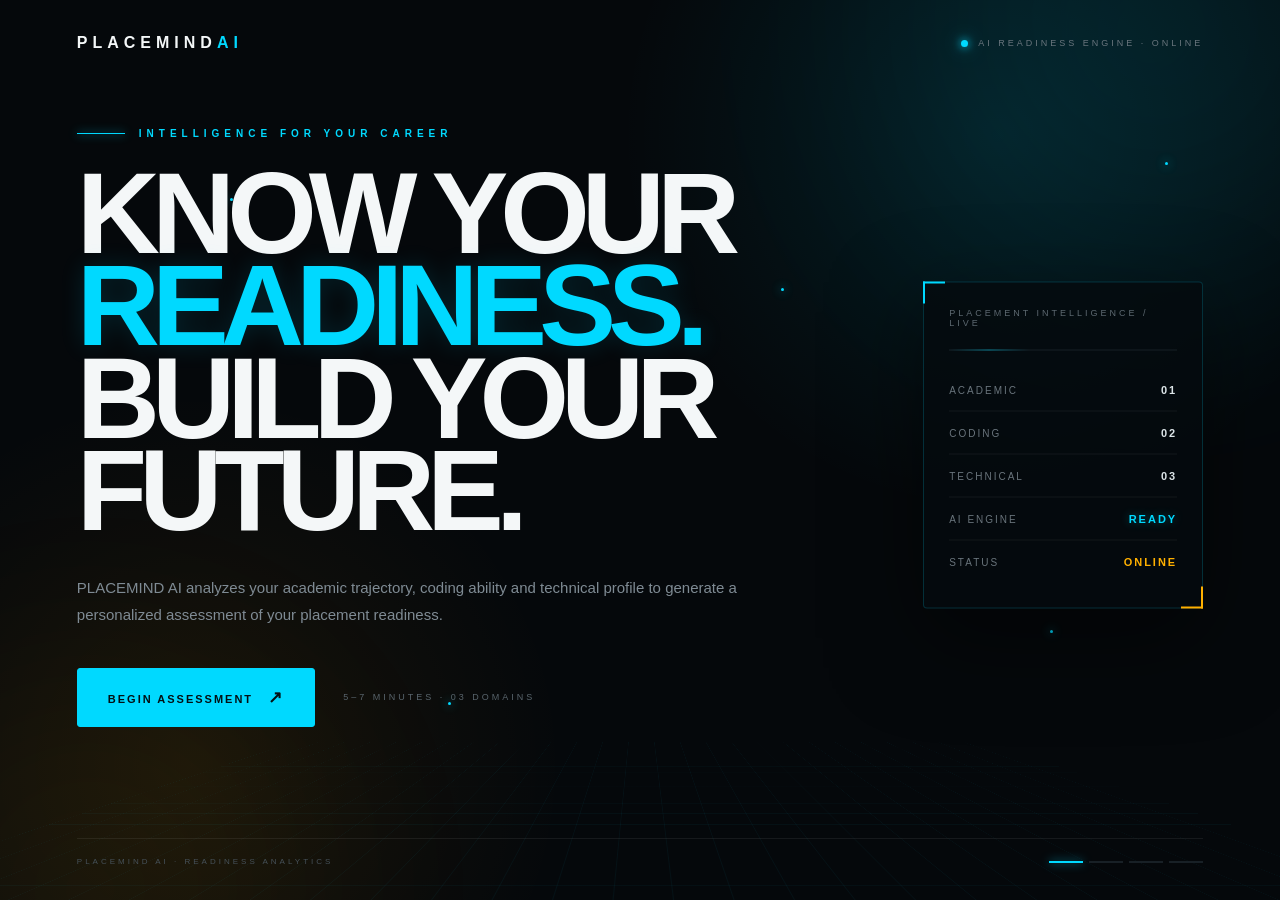
<file: index.html>
<!DOCTYPE html>
<html lang="en">
<head>
<meta charset="UTF-8">
<meta name="viewport" content="width=device-width, initial-scale=1.0">

<title>PLACEMIND AI — Placement Intelligence</title>

<style>

*{
    margin:0;
    padding:0;
    box-sizing:border-box;
}

html,body{
    width:100%;
    min-height:100%;
}

body{
    background:#05080b;
    color:#f4f7f8;
    font-family:Arial,Helvetica,sans-serif;
    overflow:hidden;
}


/* =========================================================
   BACKGROUND
========================================================= */

.background{
    position:fixed;
    inset:0;
    overflow:hidden;
    background:
        radial-gradient(
            circle at 78% 15%,
            rgba(0,220,255,.10),
            transparent 30%
        ),
        radial-gradient(
            circle at 15% 85%,
            rgba(255,170,0,.08),
            transparent 28%
        ),
        #05080b;
}


/* TECH GRID */

.grid{
    position:absolute;
    inset:-100px;

    background-image:
        linear-gradient(
            rgba(0,220,255,.045) 1px,
            transparent 1px
        ),
        linear-gradient(
            90deg,
            rgba(0,220,255,.045) 1px,
            transparent 1px
        );

    background-size:55px 55px;

    transform:
        perspective(650px)
        rotateX(60deg)
        scale(1.5);

    transform-origin:center bottom;

    animation:gridMove 12s linear infinite;
}


/* CYAN LIGHT */

.light-cyan{
    position:absolute;

    width:500px;
    height:500px;

    border-radius:50%;

    background:#00d9ff;

    filter:blur(130px);

    opacity:.08;

    top:-220px;
    right:-120px;

    animation:cyanFloat 9s ease-in-out infinite;
}


/* AMBER LIGHT */

.light-amber{
    position:absolute;

    width:420px;
    height:420px;

    border-radius:50%;

    background:#ffb000;

    filter:blur(130px);

    opacity:.06;

    bottom:-200px;
    left:-120px;

    animation:amberFloat 11s ease-in-out infinite;
}


/* =========================================================
   PARTICLES
========================================================= */

.particle{
    position:absolute;

    width:3px;
    height:3px;

    background:#00d9ff;

    border-radius:50%;

    box-shadow:
        0 0 10px #00d9ff,
        0 0 20px rgba(0,217,255,.4);

    animation:particleFloat linear infinite;
}

.p1{
    left:18%;
    top:22%;
    animation-duration:7s;
}

.p2{
    left:61%;
    top:32%;
    animation-duration:9s;
}

.p3{
    left:82%;
    top:70%;
    animation-duration:6s;
}

.p4{
    left:35%;
    top:78%;
    animation-duration:11s;
}

.p5{
    left:91%;
    top:18%;
    animation-duration:8s;
}


/* =========================================================
   MAIN
========================================================= */

.page{
    position:relative;
    z-index:5;

    width:min(1380px,88%);

    min-height:100vh;

    margin:auto;

    display:flex;
    flex-direction:column;

    padding:34px 0;
}


/* =========================================================
   NAVIGATION
========================================================= */

.nav{
    display:flex;

    justify-content:space-between;
    align-items:center;

    opacity:0;

    animation:navIn .9s ease forwards;
}


.logo{
    font-size:16px;

    font-weight:900;

    letter-spacing:5px;
}

.logo span{
    color:#00d9ff;
}


.system{
    display:flex;

    align-items:center;

    gap:10px;

    color:#69757d;

    font-size:9px;

    letter-spacing:3px;
}


.system-dot{
    width:7px;
    height:7px;

    border-radius:50%;

    background:#00d9ff;

    box-shadow:
        0 0 8px #00d9ff,
        0 0 20px rgba(0,217,255,.6);

    animation:systemPulse 1.5s infinite;
}


/* =========================================================
   HERO
========================================================= */

.hero{
    flex:1;

    display:flex;

    align-items:center;

    position:relative;
}


.hero-content{
    width:75%;

    padding-bottom:35px;
}


/* EYEBROW */

.eyebrow{
    display:flex;

    align-items:center;

    gap:14px;

    color:#00d9ff;

    font-size:10px;

    font-weight:800;

    letter-spacing:5px;

    margin-bottom:28px;

    opacity:0;

    animation:fadeUp .8s .3s forwards;
}


.eyebrow-line{
    width:48px;
    height:1px;

    background:#00d9ff;

    box-shadow:
        0 0 10px #00d9ff;
}


/* TITLE */

h1{
    font-size:clamp(
        64px,
        9vw,
        132px
    );

    line-height:.80;

    letter-spacing:-8px;

    font-weight:900;

    max-width:1050px;

    opacity:0;

    animation:titleIn 1.15s .45s
        cubic-bezier(.16,1,.3,1)
        forwards;
}


.line{
    display:block;
}


.accent{
    color:#00d9ff;

    text-shadow:
        0 0 25px rgba(0,217,255,.15);
}


.accent-two{
    color:#f4f7f8;
}


/* DESCRIPTION */

.description{
    max-width:670px;

    margin-top:38px;

    color:#7f8b94;

    font-size:15px;

    line-height:1.8;

    opacity:0;

    animation:fadeUp .9s .85s forwards;
}


/* =========================================================
   CTA
========================================================= */

.cta{
    display:flex;

    align-items:center;

    gap:28px;

    margin-top:40px;

    opacity:0;

    animation:fadeUp .9s 1.05s forwards;
}


.start-btn{
    position:relative;

    overflow:hidden;

    border:1px solid #00d9ff;

    background:#00d9ff;

    color:#031014;

    padding:18px 30px;

    border-radius:3px;

    font-size:11px;

    font-weight:900;

    letter-spacing:2px;

    cursor:pointer;

    transition:.35s;
}


.start-btn:hover{

    transform:
        translateY(-4px);

    box-shadow:
        0 0 25px
        rgba(0,217,255,.25),
        0 15px 40px
        rgba(0,0,0,.4);
}


.start-btn::after{
    content:"";

    position:absolute;

    width:100%;
    height:100%;

    top:0;
    left:-100%;

    background:
        linear-gradient(
            90deg,
            transparent,
            rgba(255,255,255,.65),
            transparent
        );

    animation:buttonScan 3s
        2s infinite;
}


.arrow{
    margin-left:10px;

    font-size:17px;
}


.meta{
    color:#59656d;

    font-size:9px;

    letter-spacing:3px;
}


/* =========================================================
   INTELLIGENCE PANEL
========================================================= */

.intelligence{
    position:absolute;

    right:0;

    top:50%;

    transform:
        translateY(-50%);

    width:280px;

    opacity:0;

    animation:
        panelIn 1s 1.1s forwards;
}


.panel{
    position:relative;

    padding:25px;

    background:
        rgba(5,10,14,.82);

    border:

        1px solid
        rgba(0,217,255,.18);

    border-radius:4px;

    box-shadow:
        0 30px 90px
        rgba(0,0,0,.5);
}


/* CORNER MARKS */

.panel::before,
.panel::after{
    content:"";

    position:absolute;

    width:20px;
    height:20px;
}


.panel::before{

    left:-1px;
    top:-1px;

    border-left:2px solid #00d9ff;
    border-top:2px solid #00d9ff;
}


.panel::after{

    right:-1px;
    bottom:-1px;

    border-right:2px solid #ffb000;
    border-bottom:2px solid #ffb000;
}


/* PANEL HEADER */

.panel-title{

    color:#5d6971;

    font-size:9px;

    letter-spacing:3px;

    margin-bottom:22px;
}


.scan{

    height:1px;

    background:#172127;

    margin-bottom:18px;

    overflow:hidden;

    position:relative;
}


.scan::after{

    content:"";

    position:absolute;

    width:35%;

    height:100%;

    background:
        linear-gradient(
            90deg,
            transparent,
            #00d9ff,
            transparent
        );

    animation:
        scanMove 2.4s linear infinite;
}


/* METRICS */

.metric{

    display:flex;

    justify-content:space-between;

    align-items:center;

    padding:15px 0;

    border-bottom:
        1px solid
        rgba(255,255,255,.06);

    font-size:10px;

    letter-spacing:2px;
}


.metric:last-child{
    border-bottom:none;
}


.metric span{
    color:#69747c;
}


.metric strong{
    color:#dce5e8;

    font-size:11px;
}


.metric .cyan{
    color:#00d9ff;

    text-shadow:
        0 0 10px
        rgba(0,217,255,.4);
}


.metric .amber{
    color:#ffb000;
}


/* =========================================================
   BOTTOM
========================================================= */

.bottom{

    display:flex;

    justify-content:space-between;

    align-items:center;

    border-top:
        1px solid
        rgba(255,255,255,.07);

    padding-top:18px;

    opacity:0;

    animation:fadeUp .8s 1.3s forwards;
}


.footer-text{

    color:#465159;

    font-size:8px;

    letter-spacing:3px;
}


.steps{

    display:flex;

    gap:6px;
}


.step{

    width:34px;

    height:2px;

    background:#182026;
}


.step.active{

    background:#00d9ff;

    box-shadow:
        0 0 10px
        rgba(0,217,255,.7);
}


/* =========================================================
   EXIT
========================================================= */

.page.exit{

    animation:
        pageExit .65s ease forwards;
}


/* =========================================================
   ANIMATIONS
========================================================= */

@keyframes fadeUp{

    from{
        opacity:0;
        transform:translateY(25px);
    }

    to{
        opacity:1;
        transform:translateY(0);
    }
}


@keyframes titleIn{

    from{
        opacity:0;
        transform:
            translateY(80px)
            skewY(3deg);

        letter-spacing:-15px;
    }

    to{
        opacity:1;
        transform:
            translateY(0)
            skewY(0);

        letter-spacing:-8px;
    }
}


@keyframes navIn{

    from{
        opacity:0;
        transform:translateY(-20px);
    }

    to{
        opacity:1;
        transform:none;
    }
}


@keyframes panelIn{

    from{
        opacity:0;

        transform:
            translate(50px,-50%);
    }

    to{
        opacity:1;

        transform:
            translate(0,-50%);
    }
}


@keyframes gridMove{

    from{
        transform:
            perspective(650px)
            rotateX(60deg)
            scale(1.5)
            translateY(0);
    }

    to{
        transform:
            perspective(650px)
            rotateX(60deg)
            scale(1.5)
            translateY(55px);
    }
}


@keyframes cyanFloat{

    0%,100%{
        transform:translate(0,0);
    }

    50%{
        transform:translate(-50px,40px);
    }
}


@keyframes amberFloat{

    0%,100%{
        transform:translate(0,0);
    }

    50%{
        transform:translate(45px,-40px);
    }
}


@keyframes particleFloat{

    0%{
        opacity:0;
        transform:translateY(0);
    }

    20%{
        opacity:1;
    }

    80%{
        opacity:1;
    }

    100%{
        opacity:0;
        transform:translateY(-100px);
    }
}


@keyframes systemPulse{

    0%,100%{
        opacity:.4;
        transform:scale(.8);
    }

    50%{
        opacity:1;
        transform:scale(1.2);
    }
}


@keyframes buttonScan{

    0%{
        left:-100%;
    }

    35%,100%{
        left:120%;
    }
}


@keyframes scanMove{

    from{
        transform:translateX(-150%);
    }

    to{
        transform:translateX(400%);
    }
}


@keyframes pageExit{

    to{
        opacity:0;
        transform:scale(.97);
    }
}


/* =========================================================
   RESPONSIVE
========================================================= */

@media(max-width:1000px){

    .intelligence{
        display:none;
    }

    .hero-content{
        width:100%;
    }

    h1{
        font-size:
            clamp(58px,11vw,105px);
    }
}


@media(max-width:600px){

    body{
        overflow:auto;
    }

    .page{
        width:88%;
        padding:25px 0;
    }

    .system{
        display:none;
    }

    h1{
        font-size:58px;
        letter-spacing:-5px;
    }

    .description{
        font-size:14px;
    }

    .cta{
        flex-direction:column;
        align-items:flex-start;
    }

    .bottom{
        margin-top:25px;
    }
}

</style>
</head>


<body>


<!-- =========================================================
     BACKGROUND
========================================================= -->

<div class="background">

    <div class="grid"></div>

    <div class="light-cyan"></div>

    <div class="light-amber"></div>

    <div class="particle p1"></div>
    <div class="particle p2"></div>
    <div class="particle p3"></div>
    <div class="particle p4"></div>
    <div class="particle p5"></div>

</div>


<!-- =========================================================
     PAGE
========================================================= -->

<div class="page" id="page">


    <!-- NAV -->

    <nav class="nav">

        <div class="logo">
            PLACEMIND<span>AI</span>
        </div>

        <div class="system">

            <span class="system-dot"></span>

            AI READINESS ENGINE · ONLINE

        </div>

    </nav>


    <!-- HERO -->

    <main class="hero">


        <div class="hero-content">


            <div class="eyebrow">

                <span class="eyebrow-line"></span>

                INTELLIGENCE FOR YOUR CAREER

            </div>


            <h1>

                <span class="line">
                    KNOW YOUR
                </span>

                <span class="line accent">
                    READINESS.
                </span>

                <span class="line">
                    BUILD YOUR
                </span>

                <span class="line">
                    FUTURE.
                </span>

            </h1>


            <p class="description">

                PLACEMIND AI analyzes your academic trajectory,
                coding ability and technical profile to generate
                a personalized assessment of your placement readiness.

            </p>


            <div class="cta">


                <button
                    class="start-btn"
                    onclick="startAssessment()"
                >

                    BEGIN ASSESSMENT

                    <span class="arrow">
                        ↗
                    </span>

                </button>


                <div class="meta">

                    5–7 MINUTES · 03 DOMAINS

                </div>


            </div>


        </div>


        <!-- INTELLIGENCE PANEL -->

        <div class="intelligence">

            <div class="panel">


                <div class="panel-title">

                    PLACEMENT INTELLIGENCE / LIVE

                </div>


                <div class="scan"></div>


                <div class="metric">

                    <span>ACADEMIC</span>

                    <strong>01</strong>

                </div>


                <div class="metric">

                    <span>CODING</span>

                    <strong>02</strong>

                </div>


                <div class="metric">

                    <span>TECHNICAL</span>

                    <strong>03</strong>

                </div>


                <div class="metric">

                    <span>AI ENGINE</span>

                    <strong class="cyan">
                        READY
                    </strong>

                </div>


                <div class="metric">

                    <span>STATUS</span>

                    <strong class="amber">
                        ONLINE
                    </strong>

                </div>


            </div>

        </div>


    </main>


    <!-- FOOTER -->

    <footer class="bottom">


        <div class="footer-text">

            PLACEMIND AI · READINESS ANALYTICS

        </div>


        <div class="steps">

            <div class="step active"></div>

            <div class="step"></div>

            <div class="step"></div>

            <div class="step"></div>

        </div>


    </footer>


</div>


<script>

function startAssessment(){

    const page =
        document.getElementById("page");

    page.classList.add("exit");


    setTimeout(function(){

        /*
         IMPORTANT:
         academic.html is in the ROOT of your Render project.
         There is NO /pages/ folder.
        */

        window.location.href =
            "academic.html";

    },650);

}

</script>


</body>
</html>
</file>
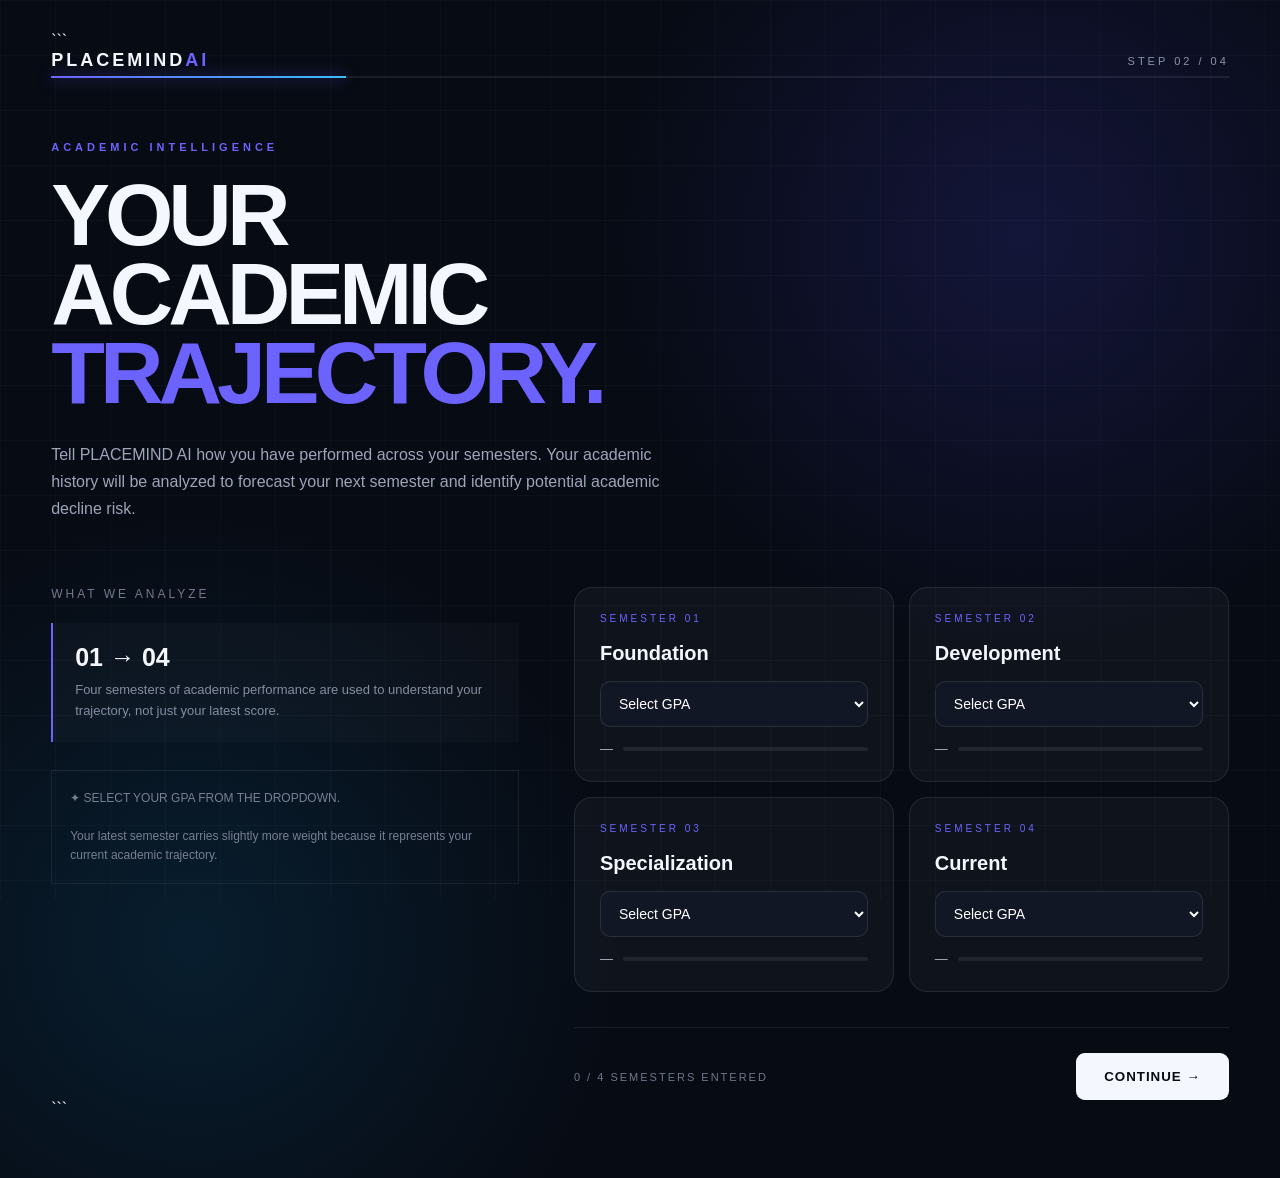
<file: academic.html>
<!DOCTYPE html>

<html lang="en">
<head>
<meta charset="UTF-8">
<meta name="viewport" content="width=device-width, initial-scale=1.0">

<title>PLACEMIND AI — Academic Profile</title>

<style>
* {
    margin: 0;
    padding: 0;
    box-sizing: border-box;
}

body {
    font-family: Arial, Helvetica, sans-serif;
    background:
        radial-gradient(circle at 80% 20%, rgba(79,70,229,.18), transparent 30%),
        radial-gradient(circle at 15% 80%, rgba(14,165,233,.12), transparent 30%),
        #070b14;
    color: #f5f7ff;
    min-height: 100vh;
    overflow-x: hidden;
}

/* Background */

body::before {
    content: "";
    position: fixed;
    inset: 0;
    background-image:
        linear-gradient(rgba(255,255,255,.025) 1px, transparent 1px),
        linear-gradient(90deg, rgba(255,255,255,.025) 1px, transparent 1px);
    background-size: 55px 55px;
    pointer-events: none;
}

.page {
    width: min(1180px, 92%);
    margin: auto;
    min-height: 100vh;
    padding: 32px 0 60px;
    position: relative;
}

/* Top bar */

.topbar {
    display: flex;
    justify-content: space-between;
    align-items: center;
    margin-bottom: 70px;
    animation: fadeDown .8s ease forwards;
}

.logo {
    font-size: 18px;
    font-weight: 800;
    letter-spacing: 3px;
}

.logo span {
    color: #6c63ff;
}

.step {
    font-size: 11px;
    letter-spacing: 3px;
    color: #8b93a7;
}

/* Progress */

.progress {
    position: absolute;
    top: 76px;
    left: 0;
    right: 0;
    height: 2px;
    background: rgba(255,255,255,.08);
}

.progress-fill {
    height: 100%;
    width: 25%;
    background: linear-gradient(90deg,#6c63ff,#38bdf8);
    box-shadow: 0 0 15px rgba(108,99,255,.8);
    animation: progressIn 1.2s ease;
}

/* Heading */

.hero {
    max-width: 850px;
    animation: fadeUp .9s ease forwards;
}

.eyebrow {
    color: #6c63ff;
    font-size: 11px;
    letter-spacing: 4px;
    font-weight: bold;
    margin-bottom: 22px;
}

h1 {
    font-size: clamp(48px, 7vw, 88px);
    line-height: .9;
    letter-spacing: -5px;
    margin-bottom: 28px;
}

h1 span {
    color: #6c63ff;
}

.description {
    max-width: 650px;
    color: #9da5b8;
    font-size: 16px;
    line-height: 1.7;
}

/* Main layout */

.content {
    display: grid;
    grid-template-columns: 1fr 1.4fr;
    gap: 55px;
    margin-top: 65px;
    align-items: start;
}

/* Left information */

.side-info {
    animation: fadeUp 1s .15s ease both;
}

.side-title {
    font-size: 12px;
    letter-spacing: 3px;
    color: #71798d;
    margin-bottom: 22px;
}

.info-card {
    border-left: 2px solid #6c63ff;
    padding: 20px 22px;
    background: rgba(255,255,255,.025);
    backdrop-filter: blur(12px);
}

.info-card strong {
    display: block;
    font-size: 25px;
    margin-bottom: 8px;
}

.info-card p {
    color: #858da1;
    font-size: 13px;
    line-height: 1.6;
}

.tip {
    margin-top: 28px;
    padding: 18px;
    border: 1px solid rgba(255,255,255,.07);
    color: #777f93;
    font-size: 12px;
    line-height: 1.6;
}

/* Semester cards */

.form-area {
    display: grid;
    grid-template-columns: 1fr 1fr;
    gap: 15px;
    animation: fadeUp 1s .25s ease both;
}

.semester-card {
    position: relative;
    padding: 25px;
    min-height: 180px;
    border: 1px solid rgba(255,255,255,.09);
    background: rgba(255,255,255,.035);
    border-radius: 18px;
    transition: .35s ease;
    overflow: hidden;
}

.semester-card::after {
    content: "";
    position: absolute;
    width: 100px;
    height: 100px;
    border-radius: 50%;
    background: #6c63ff;
    filter: blur(70px);
    opacity: 0;
    right: -30px;
    bottom: -30px;
    transition: .4s;
}

.semester-card:hover {
    transform: translateY(-6px);
    border-color: rgba(108,99,255,.5);
    box-shadow: 0 20px 50px rgba(0,0,0,.25);
}

.semester-card:hover::after {
    opacity: .18;
}

.sem-number {
    font-size: 10px;
    letter-spacing: 3px;
    color: #6c63ff;
    margin-bottom: 18px;
}

.semester-card h3 {
    font-size: 20px;
    margin-bottom: 16px;
}

select {
    width: 100%;
    padding: 13px 14px;
    border-radius: 10px;
    border: 1px solid rgba(255,255,255,.1);
    background: #111725;
    color: white;
    font-size: 14px;
    outline: none;
    cursor: pointer;
    transition: .25s;
}

select:hover,
select:focus {
    border-color: #6c63ff;
    box-shadow: 0 0 0 3px rgba(108,99,255,.1);
}

/* GPA indicator */

.gpa-display {
    margin-top: 14px;
    display: flex;
    align-items: center;
    gap: 10px;
}

.gpa-value {
    font-size: 13px;
    color: #aeb6c8;
}

.gpa-track {
    flex: 1;
    height: 4px;
    background: rgba(255,255,255,.08);
    border-radius: 10px;
    overflow: hidden;
}

.gpa-bar {
    height: 100%;
    width: 0%;
    background: linear-gradient(90deg,#6c63ff,#38bdf8);
    transition: width .6s cubic-bezier(.2,.8,.2,1);
}

/* Bottom */

.bottom {
    grid-column: 1 / -1;
    display: flex;
    justify-content: space-between;
    align-items: center;
    margin-top: 20px;
    padding-top: 25px;
    border-top: 1px solid rgba(255,255,255,.08);
}

.status {
    color: #6f778b;
    font-size: 11px;
    letter-spacing: 2px;
}

.continue {
    border: none;
    background: #f5f7ff;
    color: #080b13;
    padding: 16px 28px;
    border-radius: 9px;
    font-weight: 800;
    letter-spacing: 1px;
    cursor: pointer;
    transition: .3s;
}

.continue:hover {
    transform: translateY(-3px);
    box-shadow: 0 12px 35px rgba(255,255,255,.12);
}

/* Animations */

@keyframes fadeUp {
    from {
        opacity: 0;
        transform: translateY(35px);
    }
    to {
        opacity: 1;
        transform: translateY(0);
    }
}

@keyframes fadeDown {
    from {
        opacity: 0;
        transform: translateY(-20px);
    }
    to {
        opacity: 1;
        transform: translateY(0);
    }
}

@keyframes progressIn {
    from { width: 0; }
    to { width: 25%; }
}

/* Mobile */

@media(max-width: 800px) {

    .content {
        grid-template-columns: 1fr;
        gap: 35px;
    }

    .form-area {
        grid-template-columns: 1fr;
    }

    h1 {
        letter-spacing: -3px;
    }

    .bottom {
        flex-direction: column;
        gap: 20px;
        align-items: stretch;
    }

    .continue {
        width: 100%;
    }
}
</style>

</head>

<body>

<div class="page">

```
<div class="topbar">
    <div class="logo">
        PLACEMIND<span>AI</span>
    </div>

    <div class="step">
        STEP 02 / 04
    </div>
</div>

<div class="progress">
    <div class="progress-fill"></div>
</div>

<section class="hero">

    <div class="eyebrow">
        ACADEMIC INTELLIGENCE
    </div>

    <h1>
        YOUR<br>
        ACADEMIC<br>
        <span>TRAJECTORY.</span>
    </h1>

    <p class="description">
        Tell PLACEMIND AI how you have performed across your
        semesters. Your academic history will be analyzed to
        forecast your next semester and identify potential
        academic decline risk.
    </p>

</section>

<section class="content">

    <div class="side-info">

        <div class="side-title">
            WHAT WE ANALYZE
        </div>

        <div class="info-card">
            <strong>01 → 04</strong>
            <p>
                Four semesters of academic performance
                are used to understand your trajectory,
                not just your latest score.
            </p>
        </div>

        <div class="tip">
            ✦ SELECT YOUR GPA FROM THE DROPDOWN.<br><br>
            Your latest semester carries slightly more
            weight because it represents your current
            academic trajectory.
        </div>

    </div>

    <div class="form-area">

        <div class="semester-card">

            <div class="sem-number">SEMESTER 01</div>

            <h3>Foundation</h3>

            <select id="sem1" onchange="updateGPA(1)">
                <option value="">Select GPA</option>
                <option value="5">5.0</option>
                <option value="6">6.0</option>
                <option value="6.5">6.5</option>
                <option value="7">7.0</option>
                <option value="7.5">7.5</option>
                <option value="8">8.0</option>
                <option value="8.5">8.5</option>
                <option value="9">9.0</option>
                <option value="9.5">9.5</option>
                <option value="10">10.0</option>
            </select>

            <div class="gpa-display">
                <span class="gpa-value" id="value1">—</span>
                <div class="gpa-track">
                    <div class="gpa-bar" id="bar1"></div>
                </div>
            </div>

        </div>


        <div class="semester-card">

            <div class="sem-number">SEMESTER 02</div>

            <h3>Development</h3>

            <select id="sem2" onchange="updateGPA(2)">
                <option value="">Select GPA</option>
                <option value="5">5.0</option>
                <option value="6">6.0</option>
                <option value="6.5">6.5</option>
                <option value="7">7.0</option>
                <option value="7.5">7.5</option>
                <option value="8">8.0</option>
                <option value="8.5">8.5</option>
                <option value="9">9.0</option>
                <option value="9.5">9.5</option>
                <option value="10">10.0</option>
            </select>

            <div class="gpa-display">
                <span class="gpa-value" id="value2">—</span>
                <div class="gpa-track">
                    <div class="gpa-bar" id="bar2"></div>
                </div>
            </div>

        </div>


        <div class="semester-card">

            <div class="sem-number">SEMESTER 03</div>

            <h3>Specialization</h3>

            <select id="sem3" onchange="updateGPA(3)">
                <option value="">Select GPA</option>
                <option value="5">5.0</option>
                <option value="6">6.0</option>
                <option value="6.5">6.5</option>
                <option value="7">7.0</option>
                <option value="7.5">7.5</option>
                <option value="8">8.0</option>
                <option value="8.5">8.5</option>
                <option value="9">9.0</option>
                <option value="9.5">9.5</option>
                <option value="10">10.0</option>
            </select>

            <div class="gpa-display">
                <span class="gpa-value" id="value3">—</span>
                <div class="gpa-track">
                    <div class="gpa-bar" id="bar3"></div>
                </div>
            </div>

        </div>


        <div class="semester-card">

            <div class="sem-number">SEMESTER 04</div>

            <h3>Current</h3>

            <select id="sem4" onchange="updateGPA(4)">
                <option value="">Select GPA</option>
                <option value="5">5.0</option>
                <option value="6">6.0</option>
                <option value="6.5">6.5</option>
                <option value="7">7.0</option>
                <option value="7.5">7.5</option>
                <option value="8">8.0</option>
                <option value="8.5">8.5</option>
                <option value="9">9.0</option>
                <option value="9.5">9.5</option>
                <option value="10">10.0</option>
            </select>

            <div class="gpa-display">
                <span class="gpa-value" id="value4">—</span>
                <div class="gpa-track">
                    <div class="gpa-bar" id="bar4"></div>
                </div>
            </div>

        </div>


        <div class="bottom">

            <div class="status" id="status">
                0 / 4 SEMESTERS ENTERED
            </div>

            <button class="continue" onclick="continueNext()">
                CONTINUE →
            </button>

        </div>

    </div>

</section>
```

</div>

<script>

function updateGPA(number) {

    const select = document.getElementById("sem" + number);
    const value = document.getElementById("value" + number);
    const bar = document.getElementById("bar" + number);

    if (select.value) {

        value.innerText = select.value;

        const percentage =
            (parseFloat(select.value) / 10) * 100;

        bar.style.width = percentage + "%";

    } else {

        value.innerText = "—";
        bar.style.width = "0%";
    }

    updateStatus();
}


function updateStatus() {

    let completed = 0;

    for (let i = 1; i <= 4; i++) {

        if (document.getElementById("sem" + i).value) {
            completed++;
        }

    }

    document.getElementById("status").innerText =
        completed + " / 4 SEMESTERS ENTERED";
}


function continueNext() {

    const values = [];

    for (let i = 1; i <= 4; i++) {

        const value =
            document.getElementById("sem" + i).value;

        if (!value) {

            const card =
                document.querySelectorAll(".semester-card")[i - 1];

            card.animate(
                [
                    { transform: "translateX(0)" },
                    { transform: "translateX(-7px)" },
                    { transform: "translateX(7px)" },
                    { transform: "translateX(0)" }
                ],
                {
                    duration: 350
                }
            );

            return;
        }

        values.push(parseFloat(value));
    }

    localStorage.setItem(
        "academicData",
        JSON.stringify({
            sem1: values[0],
            sem2: values[1],
            sem3: values[2],
            sem4: values[3]
        })
    );

    document.body.style.opacity = "0";

    setTimeout(() => {

        window.location.href = "coding.html";

    }, 350);
}

</script>

</body>
</html>
</file>
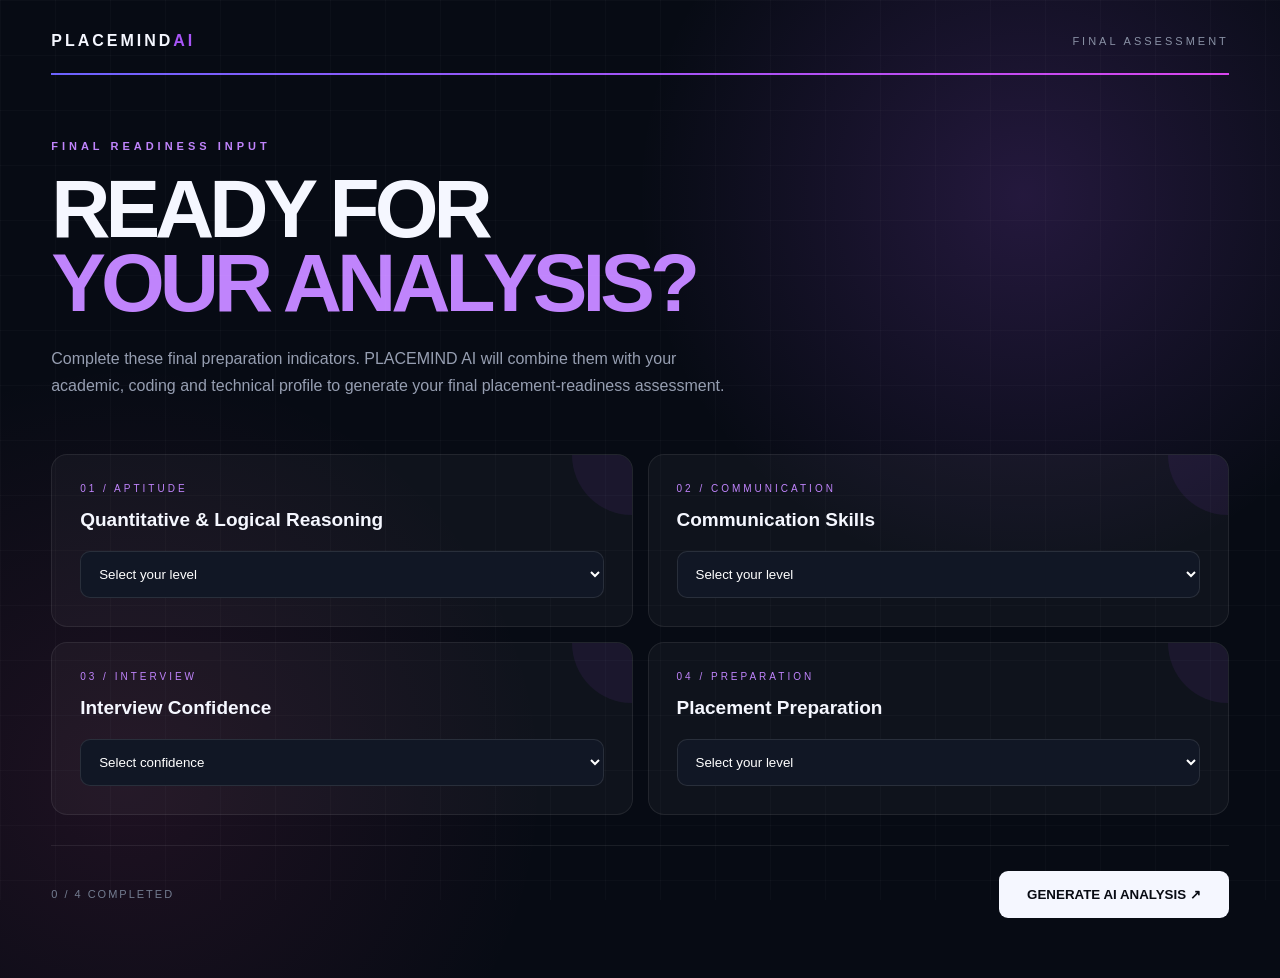
<file: aptitude.html>
<!DOCTYPE html>
<html lang="en">

<head>
<meta charset="UTF-8">
<meta name="viewport" content="width=device-width, initial-scale=1.0">

<title>PLACEMIND AI — Final Assessment</title>

<style>

*{
    box-sizing:border-box;
    margin:0;
    padding:0;
}

body{
    font-family:Arial,Helvetica,sans-serif;
    color:#f5f7ff;
    min-height:100vh;

    background:
        radial-gradient(circle at 80% 20%,rgba(168,85,247,.18),transparent 30%),
        radial-gradient(circle at 10% 80%,rgba(236,72,153,.10),transparent 30%),
        #070b14;

    overflow-x:hidden;
}

body:before{
    content:"";
    position:fixed;
    inset:0;
    pointer-events:none;

    background-image:
        linear-gradient(rgba(255,255,255,.025) 1px,transparent 1px),
        linear-gradient(90deg,rgba(255,255,255,.025) 1px,transparent 1px);

    background-size:55px 55px;
}

.page{
    width:min(1180px,92%);
    margin:auto;
    padding:32px 0 60px;
    min-height:100vh;
}

.top{
    display:flex;
    justify-content:space-between;
    align-items:center;
    margin-bottom:65px;
}

.logo{
    font-weight:800;
    letter-spacing:3px;
}

.logo span{
    color:#a855f7;
}

.step{
    font-size:11px;
    letter-spacing:3px;
    color:#8991a5;
}

.progress{
    height:2px;
    background:#171c29;
    margin-top:-42px;
    margin-bottom:65px;
    overflow:hidden;
}

.fill{
    height:100%;
    width:100%;

    background:
        linear-gradient(90deg,#6c63ff,#d946ef);

    box-shadow:0 0 18px #a855f7;

    animation:progressGlow 2s infinite alternate;
}

.hero{
    animation:up .8s ease;
}

.eyebrow{
    font-size:11px;
    letter-spacing:4px;
    color:#c084fc;
    font-weight:bold;
    margin-bottom:20px;
}

h1{
    font-size:clamp(48px,7vw,82px);
    line-height:.9;
    letter-spacing:-5px;
}

h1 span{
    color:#c084fc;
}

.desc{
    color:#969eb1;
    max-width:680px;
    line-height:1.7;
    margin-top:25px;
}

.assessment{
    display:grid;
    grid-template-columns:1fr 1fr;
    gap:15px;
    margin-top:55px;
    animation:up .9s .2s both;
}

.block{
    padding:28px;

    border:1px solid rgba(255,255,255,.08);

    background:rgba(255,255,255,.035);

    border-radius:16px;

    transition:.3s;

    position:relative;
    overflow:hidden;
}

.block:before{
    content:"";

    position:absolute;

    width:120px;
    height:120px;

    right:-60px;
    top:-60px;

    border-radius:50%;

    background:rgba(168,85,247,.08);

    transition:.4s;
}

.block:hover{
    transform:translateY(-5px);

    border-color:
        rgba(192,132,252,.5);

    box-shadow:
        0 15px 45px
        rgba(0,0,0,.25);
}

.block:hover:before{
    transform:scale(2);
}

.num{
    font-size:10px;
    letter-spacing:3px;
    color:#c084fc;
    margin-bottom:15px;
}

h2{
    font-size:19px;
    margin-bottom:20px;
}

select{
    width:100%;

    padding:14px;

    border-radius:10px;

    background:#111725;

    border:1px solid
        rgba(255,255,255,.1);

    color:white;

    outline:none;

    cursor:pointer;

    transition:.3s;
}

select:hover{
    border-color:
        rgba(192,132,252,.45);
}

select:focus{
    border-color:#c084fc;

    box-shadow:
        0 0 15px
        rgba(192,132,252,.12);
}

.bottom{
    grid-column:1/-1;

    display:flex;

    justify-content:space-between;

    align-items:center;

    border-top:
        1px solid
        rgba(255,255,255,.08);

    padding-top:25px;

    margin-top:15px;
}

.status{
    font-size:11px;
    letter-spacing:2px;
    color:#737c90;
}

button{
    background:#f5f7ff;
    color:#080b13;

    border:0;

    border-radius:9px;

    padding:16px 28px;

    font-weight:800;

    cursor:pointer;

    transition:.3s;
}

button:hover{
    transform:translateY(-3px);

    box-shadow:
        0 12px 35px
        rgba(255,255,255,.12);
}

button:disabled{
    opacity:.6;
    cursor:not-allowed;
}

.loading{
    animation:pulse 1s infinite;
}

@keyframes up{

    from{
        opacity:0;
        transform:translateY(30px);
    }

    to{
        opacity:1;
        transform:none;
    }
}

@keyframes progressGlow{

    from{
        opacity:.65;
    }

    to{
        opacity:1;
    }
}

@keyframes pulse{

    0%,100%{
        opacity:.55;
    }

    50%{
        opacity:1;
    }
}

@media(max-width:700px){

    .assessment{
        grid-template-columns:1fr;
    }

    .bottom{
        flex-direction:column;
        gap:18px;
        align-items:stretch;
    }

    h1{
        letter-spacing:-3px;
    }

}

</style>

</head>

<body>

<div class="page">

    <div class="top">

        <div class="logo">
            PLACEMIND<span>AI</span>
        </div>

        <div class="step">
            FINAL ASSESSMENT
        </div>

    </div>


    <div class="progress">
        <div class="fill"></div>
    </div>


    <section class="hero">

        <div class="eyebrow">
            FINAL READINESS INPUT
        </div>

        <h1>
            READY FOR<br>
            <span>YOUR ANALYSIS?</span>
        </h1>

        <p class="desc">
            Complete these final preparation indicators.
            PLACEMIND AI will combine them with your academic,
            coding and technical profile to generate your final
            placement-readiness assessment.
        </p>

    </section>


    <div class="assessment">


        <!-- APTITUDE -->

        <div class="block">

            <div class="num">
                01 / APTITUDE
            </div>

            <h2>
                Quantitative & Logical Reasoning
            </h2>

            <select id="aptitude">

                <option value="">
                    Select your level
                </option>

                <option value="30">
                    Beginner
                </option>

                <option value="50">
                    Developing
                </option>

                <option value="70">
                    Strong
                </option>

                <option value="90">
                    Advanced
                </option>

            </select>

        </div>


        <!-- COMMUNICATION -->

        <div class="block">

            <div class="num">
                02 / COMMUNICATION
            </div>

            <h2>
                Communication Skills
            </h2>

            <select id="communication">

                <option value="">
                    Select your level
                </option>

                <option value="30">
                    Needs Work
                </option>

                <option value="50">
                    Developing
                </option>

                <option value="70">
                    Strong
                </option>

                <option value="90">
                    Excellent
                </option>

            </select>

        </div>


        <!-- INTERVIEW -->

        <div class="block">

            <div class="num">
                03 / INTERVIEW
            </div>

            <h2>
                Interview Confidence
            </h2>

            <select id="interview">

                <option value="">
                    Select confidence
                </option>

                <option value="30">
                    Low
                </option>

                <option value="50">
                    Moderate
                </option>

                <option value="70">
                    High
                </option>

                <option value="90">
                    Very High
                </option>

            </select>

        </div>


        <!-- PREPARATION -->

        <div class="block">

            <div class="num">
                04 / PREPARATION
            </div>

            <h2>
                Placement Preparation
            </h2>

            <select id="preparation">

                <option value="">
                    Select your level
                </option>

                <option value="30">
                    Just Started
                </option>

                <option value="50">
                    Developing
                </option>

                <option value="70">
                    Well Prepared
                </option>

                <option value="90">
                    Highly Prepared
                </option>

            </select>

        </div>


        <div class="bottom">

            <div
                class="status"
                id="status"
            >
                0 / 4 COMPLETED
            </div>

            <button
                id="analysisButton"
                onclick="finish()"
            >
                GENERATE AI ANALYSIS ↗
            </button>

        </div>

    </div>

</div>


<script>

/* =========================================================
   INPUTS
========================================================= */

const ids = [
    "aptitude",
    "communication",
    "interview",
    "preparation"
];


/* =========================================================
   UPDATE COMPLETION COUNT
========================================================= */

ids.forEach(function(id){

    document
        .getElementById(id)
        .addEventListener(
            "change",
            update
        );

});


function update(){

    let count = 0;

    ids.forEach(function(id){

        if(
            document
                .getElementById(id)
                .value !== ""
        ){

            count++;

        }

    });


    document.getElementById(
        "status"
    ).innerText =
        count + " / 4 COMPLETED";

}


/* =========================================================
   READ PREVIOUS DATA
========================================================= */

function readStorage(names){

    for(
        let i = 0;
        i < names.length;
        i++
    ){

        const key = names[i];

        const raw =
            localStorage.getItem(key);


        if(!raw){
            continue;
        }


        try{

            const data =
                JSON.parse(raw);


            if(
                data &&
                typeof data === "object"
            ){

                console.log(
                    "PLACEMIND STORAGE FOUND:",
                    key,
                    data
                );

                return data;

            }

        }
        catch(error){

            console.warn(
                "Could not parse:",
                key
            );

        }

    }


    return {};

}


/* =========================================================
   NUMBER HELPER
========================================================= */

function numberFrom(obj,names){

    if(
        !obj ||
        typeof obj !== "object"
    ){

        return 0;

    }


    for(
        let i = 0;
        i < names.length;
        i++
    ){

        const key = names[i];

        if(
            obj[key] !== undefined &&
            obj[key] !== null &&
            obj[key] !== ""
        ){

            const n =
                Number(obj[key]);


            if(
                Number.isFinite(n)
            ){

                return n;

            }

        }

    }


    return 0;

}


/* =========================================================
   FINAL ANALYSIS
========================================================= */

async function finish(){

    /* -----------------------------------------------------
       CHECK FOUR FINAL INPUTS
    ----------------------------------------------------- */

    const aptitude =
        Number(
            document.getElementById(
                "aptitude"
            ).value
        );


    const communication =
        Number(
            document.getElementById(
                "communication"
            ).value
        );


    const interview =
        Number(
            document.getElementById(
                "interview"
            ).value
        );


    const preparation =
        Number(
            document.getElementById(
                "preparation"
            ).value
        );


    if(
        !Number.isFinite(aptitude) ||
        !Number.isFinite(communication) ||
        !Number.isFinite(interview) ||
        !Number.isFinite(preparation)
    ){

        alert(
            "Please complete all four sections before generating the analysis."
        );

        return;

    }


    /* -----------------------------------------------------
       LOAD PREVIOUS SECTIONS
    ----------------------------------------------------- */

    const academic =
        readStorage([
            "studentAcademic",
            "academicData",
            "academic",
            "academicProfile",
            "studentAcademicData"
        ]);


    const coding =
        readStorage([
            "studentCoding",
            "codingData",
            "coding",
            "codingProfile",
            "studentCodingData"
        ]);


    const technical =
        readStorage([
            "studentTechnical",
            "technicalData",
            "technical",
            "technicalProfile",
            "studentTechnicalData"
        ]);


    console.log(
        "ACADEMIC DATA:",
        academic
    );


    console.log(
        "CODING DATA:",
        coding
    );


    console.log(
        "TECHNICAL DATA:",
        technical
    );


    /* -----------------------------------------------------
       ACADEMIC VALUES
    ----------------------------------------------------- */

    const sem1 =
        numberFrom(
            academic,
            [
                "sem1",
                "SEM1",
                "SEM 1",
                "semester1",
                "semester_1"
            ]
        );


    const sem2 =
        numberFrom(
            academic,
            [
                "sem2",
                "SEM2",
                "SEM 2",
                "semester2",
                "semester_2"
            ]
        );


    const sem3 =
        numberFrom(
            academic,
            [
                "sem3",
                "SEM3",
                "SEM 3",
                "semester3",
                "semester_3"
            ]
        );


    const sem4 =
        numberFrom(
            academic,
            [
                "sem4",
                "SEM4",
                "SEM 4",
                "semester4",
                "semester_4"
            ]
        );


    /* -----------------------------------------------------
       CODING SCORE
    ----------------------------------------------------- */

    const codingScore =
        numberFrom(
            coding,
            [
                "codingScore",
                "coding_score",
                "coding",
                "score",
                "dsaScore",
                "dsa_score",
                "coding_result"
            ]
        );


    /* -----------------------------------------------------
       TECHNICAL SCORE
    ----------------------------------------------------- */

    const technicalScore =
        numberFrom(
            technical,
            [
                "technicalScore",
                "technical_score",
                "technical",
                "score",
                "technical_result"
            ]
        );


    /* -----------------------------------------------------
       IMPORTANT:
       KEEP PREPARATION TOO
    ----------------------------------------------------- */

    const data = {

        academic: {

            sem1: sem1,
            sem2: sem2,
            sem3: sem3,
            sem4: sem4

        },


        coding: {

            codingScore: codingScore

        },


        technical: {

            technicalScore: technicalScore

        },


        aptitude: {

            aptitudeScore: aptitude,

            communicationScore:
                communication,

            interviewScore:
                interview,

            preparationScore:
                preparation

        }

    };


    /* -----------------------------------------------------
       DEBUG
    ----------------------------------------------------- */

    console.log(
        "================================"
    );

    console.log(
        "PLACEMIND FINAL DATA SENT TO API:"
    );

    console.log(
        JSON.stringify(
            data,
            null,
            2
        )
    );

    console.log(
        "================================"
    );


    /* -----------------------------------------------------
       BUTTON
    ----------------------------------------------------- */

    const button =
        document.getElementById(
            "analysisButton"
        );


    button.innerText =
        "ANALYZING PROFILE...";


    button.classList.add(
        "loading"
    );


    button.disabled = true;


    /* -----------------------------------------------------
       SEND TO BACKEND
    ----------------------------------------------------- */

    try{

        const response =
            await fetch(
                "/predict",
                {
                    method:"POST",

                    headers:{
                        "Content-Type":
                            "application/json"
                    },

                    body:
                        JSON.stringify(data)
                }
            );


        const result =
            await response.json();


        console.log(
            "PLACEMIND API RESULT:",
            result
        );


        if(!response.ok){

            throw new Error(
                result.details ||
                result.error ||
                "Prediction failed"
            );

        }


        /* -------------------------------------------------
           SAVE FINAL RESULT
        ------------------------------------------------- */

        localStorage.setItem(
            "placementResult",
            JSON.stringify(result)
        );


        console.log(
            "PLACEMIND RESULT SAVED:"
        );


        console.log(
            localStorage.getItem(
                "placementResult"
            )
        );


        /* -------------------------------------------------
           GO TO RESULT PAGE
        ------------------------------------------------- */

        document.body.animate(
            [
                {
                    opacity:1
                },
                {
                    opacity:0
                }
            ],
            {
                duration:550,
                easing:"ease-in-out"
            }
        );


        setTimeout(
            function(){

                window.location.href =
                    "/result.html";

            },
            550
        );


    }
    catch(error){

        console.error(
            "PLACEMIND AI ERROR:",
            error
        );


        button.innerText =
            "TRY AGAIN";


        button.classList.remove(
            "loading"
        );


        button.disabled =
            false;


        alert(
            "AI analysis failed.\n\n" +
            error.message
        );

    }

}

</script>

</body>

</html>
</file>
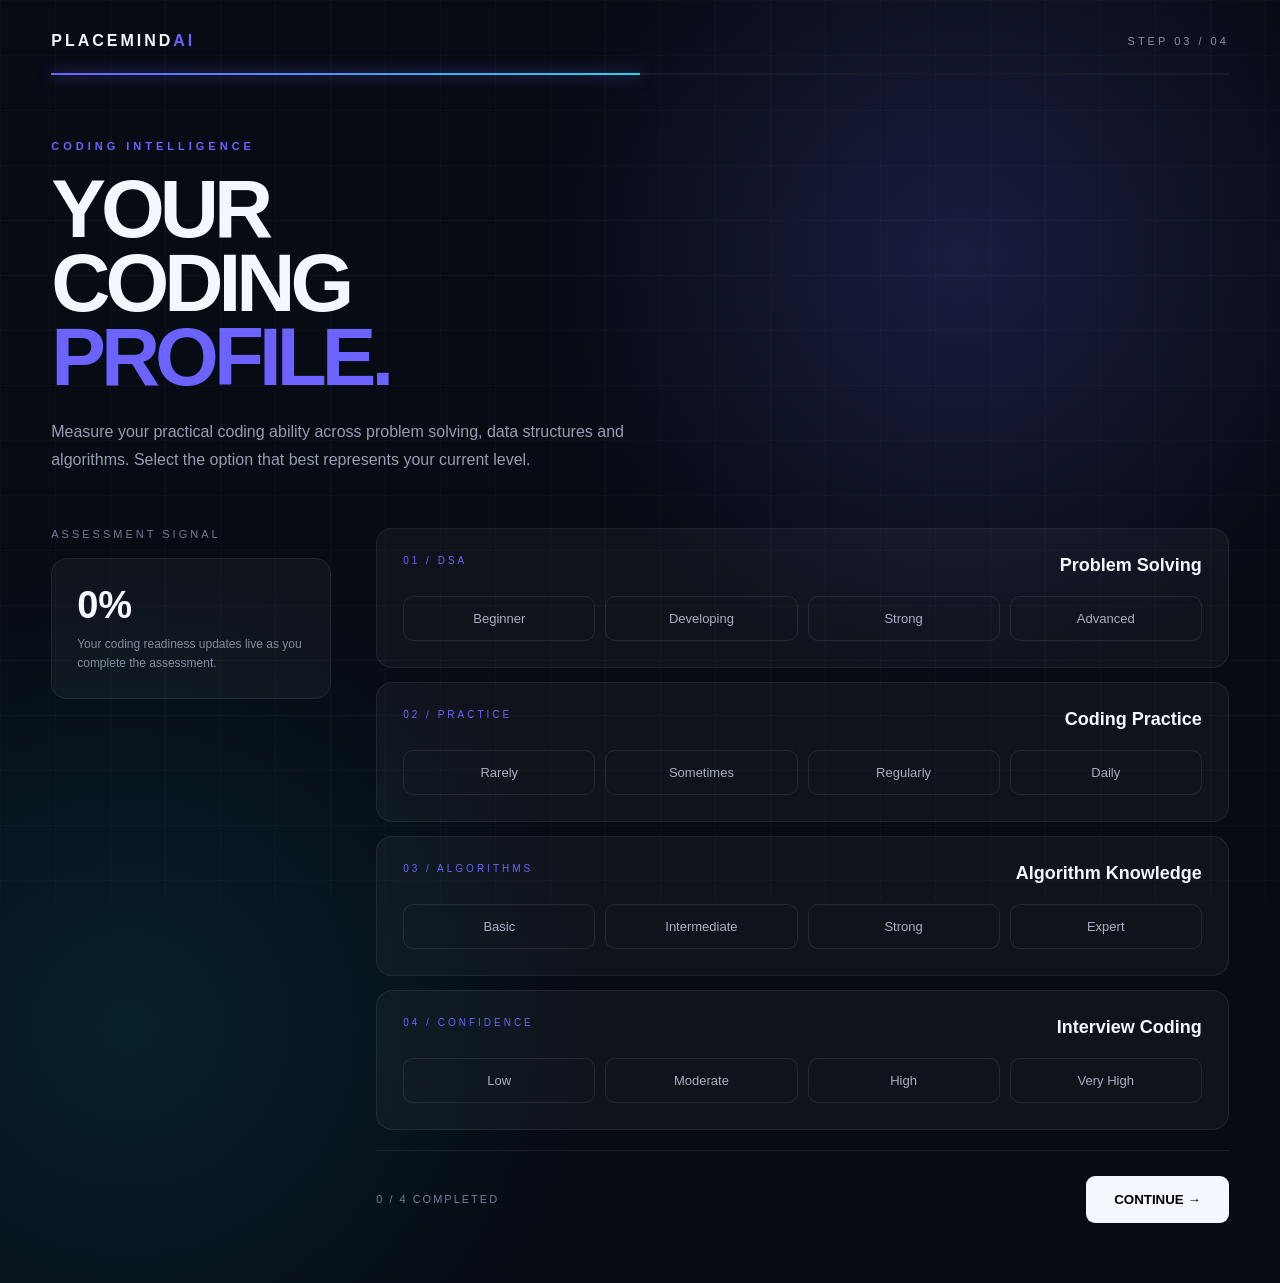
<file: coding.html>
<!DOCTYPE html>

<html lang="en">
<head>
<meta charset="UTF-8">
<meta name="viewport" content="width=device-width,initial-scale=1.0">
<title>PLACEMIND AI — Coding Assessment</title>

<style>
*{box-sizing:border-box;margin:0;padding:0}
body{
font-family:Arial,Helvetica,sans-serif;
background:
radial-gradient(circle at 75% 20%,rgba(99,102,241,.20),transparent 30%),
radial-gradient(circle at 10% 80%,rgba(6,182,212,.12),transparent 30%),
#070b14;
color:#f5f7ff;
min-height:100vh;
}
body:before{
content:"";position:fixed;inset:0;pointer-events:none;
background-image:linear-gradient(rgba(255,255,255,.025) 1px,transparent 1px),
linear-gradient(90deg,rgba(255,255,255,.025) 1px,transparent 1px);
background-size:55px 55px;
}
.page{width:min(1180px,92%);margin:auto;padding:32px 0 60px;min-height:100vh}
.top{display:flex;justify-content:space-between;align-items:center;margin-bottom:65px}
.logo{font-weight:800;letter-spacing:3px}.logo span{color:#6c63ff}
.step{font-size:11px;letter-spacing:3px;color:#8991a5}
.progress{height:2px;background:#171c29;margin-top:-42px;margin-bottom:65px}
.fill{height:100%;width:50%;background:linear-gradient(90deg,#6c63ff,#22d3ee);box-shadow:0 0 15px #6c63ff}
.hero{animation:up .8s ease}
.eyebrow{font-size:11px;letter-spacing:4px;color:#6c63ff;font-weight:bold;margin-bottom:20px}
h1{font-size:clamp(48px,7vw,82px);line-height:.9;letter-spacing:-5px}
h1 span{color:#6c63ff}
.desc{color:#969eb1;max-width:650px;line-height:1.7;margin-top:25px}
.layout{display:grid;grid-template-columns:280px 1fr;gap:45px;margin-top:55px}
.side{animation:up .9s .1s both}
.side-title{font-size:11px;letter-spacing:3px;color:#737c90;margin-bottom:18px}
.card{
border:1px solid rgba(255,255,255,.08);
background:rgba(255,255,255,.035);
padding:25px;border-radius:16px
}
.big{font-size:38px;font-weight:800;margin-bottom:8px}
.small{font-size:12px;color:#858da0;line-height:1.6}
.assessment{animation:up .9s .2s both}
.question{
padding:26px;
border:1px solid rgba(255,255,255,.08);
background:rgba(255,255,255,.035);
border-radius:16px;margin-bottom:14px;
transition:.3s
}
.question:hover{border-color:rgba(108,99,255,.45);transform:translateY(-3px)}
.qtop{display:flex;justify-content:space-between;margin-bottom:20px}
.qnum{color:#6c63ff;font-size:10px;letter-spacing:3px}
.qtitle{font-size:18px;font-weight:700}
.options{display:grid;grid-template-columns:repeat(4,1fr);gap:10px}
.option{
padding:14px 10px;border:1px solid rgba(255,255,255,.09);
border-radius:10px;text-align:center;color:#a7afc0;
cursor:pointer;transition:.25s;font-size:13px
}
.option:hover{border-color:#6c63ff;color:white}
.option.active{
background:rgba(108,99,255,.15);
border-color:#6c63ff;color:white;
box-shadow:0 0 20px rgba(108,99,255,.12)
}
.bottom{display:flex;justify-content:space-between;align-items:center;border-top:1px solid rgba(255,255,255,.08);padding-top:25px;margin-top:20px}
.status{font-size:11px;letter-spacing:2px;color:#737c90}
button{
background:#f5f7ff;border:0;border-radius:9px;padding:16px 28px;
font-weight:800;cursor:pointer;transition:.3s
}
button:hover{transform:translateY(-3px);box-shadow:0 12px 35px rgba(255,255,255,.12)}
@keyframes up{from{opacity:0;transform:translateY(30px)}to{opacity:1;transform:none}}
@media(max-width:800px){
.layout{grid-template-columns:1fr}.options{grid-template-columns:1fr 1fr}
}
</style>

</head>

<body>
<div class="page">

<div class="top">
<div class="logo">PLACEMIND<span>AI</span></div>
<div class="step">STEP 03 / 04</div>
</div>

<div class="progress"><div class="fill"></div></div>

<section class="hero">
<div class="eyebrow">CODING INTELLIGENCE</div>
<h1>YOUR<br>CODING<br><span>PROFILE.</span></h1>
<p class="desc">
Measure your practical coding ability across problem solving,
data structures and algorithms. Select the option that best
represents your current level.
</p>
</section>

<div class="layout">

<div class="side">
<div class="side-title">ASSESSMENT SIGNAL</div>
<div class="card">
<div class="big" id="score">0%</div>
<div class="small">
Your coding readiness updates live as you complete the assessment.
</div>
</div>
</div>

<div class="assessment">

<div class="question">
<div class="qtop">
<div class="qnum">01 / DSA</div>
<div class="qtitle">Problem Solving</div>
</div>
<div class="options" data-key="problem">
<div class="option" data-value="25">Beginner</div>
<div class="option" data-value="45">Developing</div>
<div class="option" data-value="70">Strong</div>
<div class="option" data-value="90">Advanced</div>
</div>
</div>

<div class="question">
<div class="qtop">
<div class="qnum">02 / PRACTICE</div>
<div class="qtitle">Coding Practice</div>
</div>
<div class="options" data-key="practice">
<div class="option" data-value="25">Rarely</div>
<div class="option" data-value="45">Sometimes</div>
<div class="option" data-value="70">Regularly</div>
<div class="option" data-value="90">Daily</div>
</div>
</div>

<div class="question">
<div class="qtop">
<div class="qnum">03 / ALGORITHMS</div>
<div class="qtitle">Algorithm Knowledge</div>
</div>
<div class="options" data-key="algorithm">
<div class="option" data-value="30">Basic</div>
<div class="option" data-value="50">Intermediate</div>
<div class="option" data-value="75">Strong</div>
<div class="option" data-value="95">Expert</div>
</div>
</div>

<div class="question">
<div class="qtop">
<div class="qnum">04 / CONFIDENCE</div>
<div class="qtitle">Interview Coding</div>
</div>
<div class="options" data-key="interview">
<div class="option" data-value="30">Low</div>
<div class="option" data-value="50">Moderate</div>
<div class="option" data-value="75">High</div>
<div class="option" data-value="95">Very High</div>
</div>
</div>

<div class="bottom">
<div class="status" id="status">0 / 4 COMPLETED</div>
<button onclick="next()">CONTINUE →</button>
</div>

</div>
</div>
</div>

<script>
const values={};

document.querySelectorAll(".options").forEach(group=>{
group.querySelectorAll(".option").forEach(option=>{
option.onclick=()=>{
group.querySelectorAll(".option").forEach(x=>x.classList.remove("active"));
option.classList.add("active");
values[group.dataset.key]=Number(option.dataset.value);

let total=Object.values(values).reduce((a,b)=>a+b,0);
let count=Object.keys(values).length;

document.getElementById("score").innerText=
Math.round(total/count)+"%";

document.getElementById("status").innerText=
count+" / 4 COMPLETED";
};
});
});

function next(){
if(Object.keys(values).length<4){
document.querySelector(".assessment").animate(
[{transform:"translateX(0)"},{transform:"translateX(-6px)"},
{transform:"translateX(6px)"},{transform:"translateX(0)"}],
{duration:350});
return;
}

const score=Math.round(
Object.values(values).reduce((a,b)=>a+b,0)/4
);

const academic=JSON.parse(localStorage.getItem("academicData")||"{}");

localStorage.setItem("codingData",JSON.stringify({
codingScore:score
}));

document.body.style.opacity="0";
setTimeout(()=>location.href="technical.html",350);
}
</script>

</body>
</html>
</file>
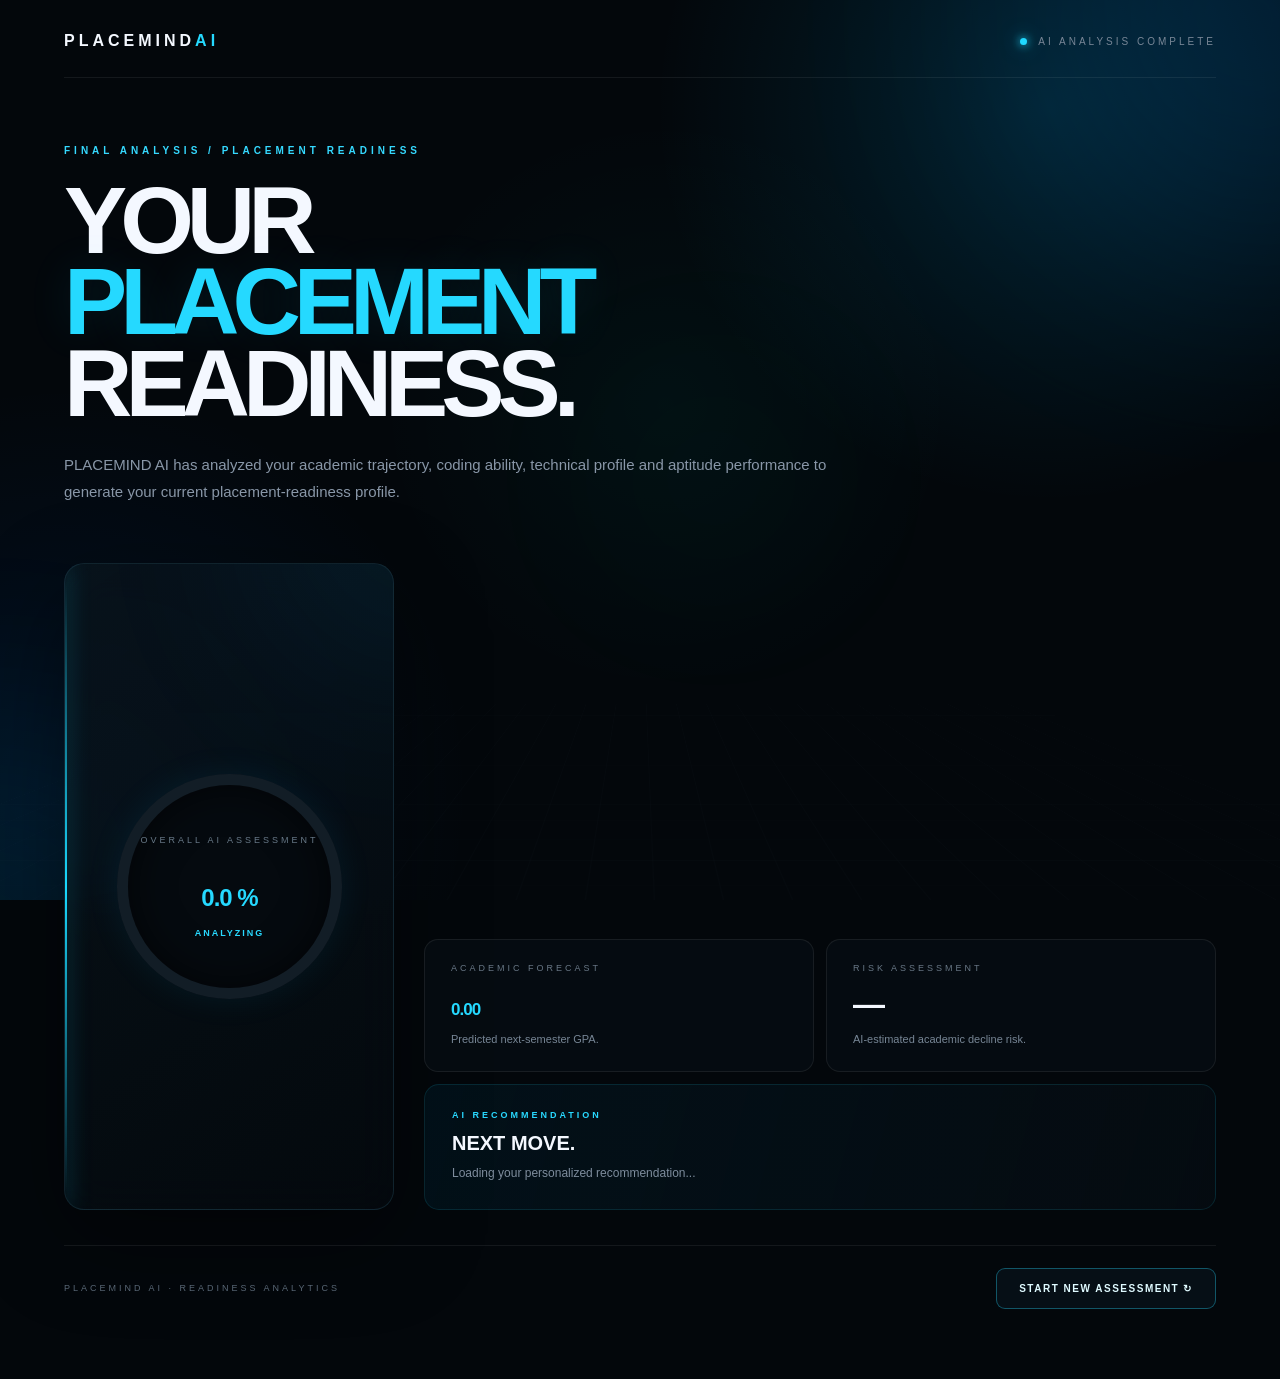
<file: result.html>
<!DOCTYPE html>
<html lang="en">

<head>

<meta charset="UTF-8">
<meta name="viewport" content="width=device-width, initial-scale=1.0">

<title>PLACEMIND AI — Analysis Complete</title>

<style>

*{
    box-sizing:border-box;
    margin:0;
    padding:0;
}

html{
    scroll-behavior:smooth;
}

body{
    min-height:100vh;
    font-family:Arial,Helvetica,sans-serif;
    color:#f4f8ff;
    background:#03070b;
    overflow-x:hidden;
}


/* =========================================================
   BACKGROUND
========================================================= */

.background{
    position:fixed;
    inset:0;
    z-index:0;
    overflow:hidden;

    background:
        radial-gradient(
            circle at 82% 12%,
            rgba(0,190,255,.14),
            transparent 30%
        ),
        radial-gradient(
            circle at 5% 88%,
            rgba(0,110,255,.10),
            transparent 28%
        ),
        radial-gradient(
            circle at 52% 45%,
            rgba(0,255,220,.035),
            transparent 35%
        ),
        #03070b;
}

.grid{
    position:absolute;
    inset:-10%;

    background-image:
        linear-gradient(
            rgba(150,220,255,.025) 1px,
            transparent 1px
        ),
        linear-gradient(
            90deg,
            rgba(150,220,255,.025) 1px,
            transparent 1px
        );

    background-size:60px 60px;
    opacity:.45;

    transform:
        perspective(700px)
        rotateX(58deg)
        scale(1.45);

    transform-origin:center bottom;

    animation:gridMove 18s linear infinite;
}

.glow{
    position:absolute;
    border-radius:50%;
    filter:blur(120px);
    pointer-events:none;
}

.glow.one{
    width:500px;
    height:500px;
    right:-220px;
    top:-230px;
    background:#008cff;
    opacity:.13;
    animation:floatOne 11s ease-in-out infinite;
}

.glow.two{
    width:390px;
    height:390px;
    left:-200px;
    bottom:-220px;
    background:#00c8ff;
    opacity:.09;
    animation:floatTwo 13s ease-in-out infinite;
}

.glow.three{
    width:200px;
    height:200px;
    left:48%;
    top:42%;
    background:#00ffe1;
    opacity:.045;
    animation:pulseGlow 7s ease-in-out infinite;
}


/* =========================================================
   PAGE
========================================================= */

.page{
    position:relative;
    z-index:2;

    width:min(1350px,90%);
    margin:auto;

    padding:32px 0 70px;
}


/* =========================================================
   NAV
========================================================= */

.nav{
    display:flex;
    justify-content:space-between;
    align-items:center;

    padding-bottom:27px;

    border-bottom:
        1px solid
        rgba(255,255,255,.07);

    opacity:0;

    animation:
        navReveal .8s ease forwards;
}

.logo{
    font-size:16px;
    font-weight:900;
    letter-spacing:4px;
}

.logo span{
    color:#25d9ff;
}

.status{
    display:flex;
    align-items:center;
    gap:11px;

    color:#788696;

    font-size:10px;
    letter-spacing:3px;
}

.status-dot{
    width:7px;
    height:7px;

    border-radius:50%;

    background:#20d9ff;

    box-shadow:
        0 0 8px #20d9ff,
        0 0 20px rgba(32,217,255,.65);

    animation:statusPulse 1.6s infinite;
}


/* =========================================================
   HEADER
========================================================= */

.header{
    padding-top:67px;

    opacity:0;

    animation:
        fadeUp .9s .15s forwards;
}

.eyebrow{
    color:#35d9ff;

    font-size:10px;
    font-weight:700;

    letter-spacing:4px;

    margin-bottom:24px;
}

h1{
    max-width:950px;

    font-size:
        clamp(52px,7.4vw,105px);

    line-height:.86;

    letter-spacing:-7px;

    font-weight:900;
}

h1 span{
    color:#25d9ff;

    text-shadow:
        0 0 45px
        rgba(37,217,255,.10);
}

.description{
    max-width:800px;

    margin-top:28px;

    color:#8997a8;

    font-size:15px;

    line-height:1.75;
}


/* =========================================================
   ANALYSIS GRID
========================================================= */

.analysis{
    display:grid;

    grid-template-columns:
        330px 1fr;

    gap:30px;

    margin-top:58px;

    align-items:stretch;
}


/* =========================================================
   SCORE CARD
========================================================= */

.score-card{
    position:relative;

    min-height:420px;

    display:flex;
    flex-direction:column;
    justify-content:center;
    align-items:center;

    padding:30px;

    border:
        1px solid
        rgba(100,210,255,.12);

    border-radius:20px;

    background:
        linear-gradient(
            145deg,
            rgba(9,20,28,.82),
            rgba(4,9,14,.86)
        );

    backdrop-filter:blur(20px);

    box-shadow:
        0 30px 90px rgba(0,0,0,.42);

    overflow:hidden;

    opacity:0;

    animation:
        cardReveal 1s .35s forwards;
}

.score-card::before{
    content:"";

    position:absolute;

    width:280px;
    height:280px;

    top:-180px;
    right:-160px;

    border-radius:50%;

    background:#00a8ff;

    filter:blur(110px);

    opacity:.10;
}

.score-card::after{
    content:"";

    position:absolute;

    left:0;
    top:0;

    width:2px;
    height:100%;

    background:
        linear-gradient(
            transparent,
            #19d9ff,
            transparent
        );

    box-shadow:
        0 0 20px rgba(25,217,255,.8);
}


/* =========================================================
   SCORE RING
========================================================= */

.score-ring{
    position:relative;

    width:225px;
    height:225px;

    border-radius:50%;

    display:flex;
    justify-content:center;
    align-items:center;

    background:
        conic-gradient(
            #20ddff 0deg,
            #007cff 0deg,
            #121d26 0deg
        );

    transform:rotate(-90deg);

    transition:
        background 1.8s
        cubic-bezier(.16,1,.3,1);

    box-shadow:
        0 0 35px
        rgba(0,190,255,.08);
}

.score-ring::before{
    content:"";

    position:absolute;

    inset:11px;

    border-radius:50%;

    background:#050a0f;

    box-shadow:
        inset 0 0 40px rgba(0,0,0,.65);
}

.score-content{
    position:absolute;

    inset:0;

    display:flex;
    flex-direction:column;

    justify-content:center;
    align-items:center;

    transform:rotate(90deg);
}

.score-label{
    color:#687988;

    font-size:9px;

    letter-spacing:3px;

    margin-bottom:9px;
}

.score-number{
    font-size:56px;

    font-weight:900;

    letter-spacing:-4px;
}

.score-number span{
    color:#25d9ff;

    font-size:24px;

    letter-spacing:-1px;
}

.score-status{
    margin-top:9px;

    color:#28d9ff;

    font-size:9px;

    font-weight:700;

    letter-spacing:2px;

    text-transform:uppercase;

    text-align:center;
}


/* =========================================================
   DOMAINS
========================================================= */

.domains{
    display:flex;
    flex-direction:column;

    gap:12px;
}

.domain{
    position:relative;

    padding:22px 26px;

    border:
        1px solid
        rgba(255,255,255,.075);

    border-radius:14px;

    background:
        rgba(7,14,20,.72);

    overflow:hidden;

    opacity:0;

    transform:translateX(35px);

    transition:
        transform .3s ease,
        border-color .3s ease,
        background .3s ease;
}

.domain.visible{
    animation:
        domainIn .7s
        cubic-bezier(.16,1,.3,1)
        forwards;
}

.domain:hover{
    transform:translateY(-3px);

    border-color:
        rgba(32,217,255,.28);

    background:
        rgba(8,19,27,.82);
}

.domain::before{
    content:"";

    position:absolute;

    left:0;
    top:0;

    width:2px;
    height:100%;

    background:
        linear-gradient(
            transparent,
            #18d8ff,
            transparent
        );
}

.domain-header{
    display:flex;

    justify-content:space-between;
    align-items:center;

    margin-bottom:15px;
}

.domain-name{
    color:#748393;

    font-size:10px;

    letter-spacing:3px;
}

.domain-score{
    color:#e9faff;

    font-size:15px;

    font-weight:800;
}

.bar{
    width:100%;
    height:4px;

    background:#111c24;

    border-radius:5px;

    overflow:hidden;
}

.bar-fill{
    width:0;
    height:100%;

    background:
        linear-gradient(
            90deg,
            #007cff,
            #25d9ff
        );

    box-shadow:
        0 0 12px
        rgba(37,217,255,.38);

    border-radius:5px;

    transition:
        width 1.5s
        cubic-bezier(.16,1,.3,1);
}


/* =========================================================
   FORECAST
========================================================= */

.forecast{
    margin-top:0;

    display:grid;

    grid-template-columns:
        1fr 1fr;

    gap:12px;
}

.forecast-card{
    padding:23px 26px;

    border:
        1px solid
        rgba(255,255,255,.075);

    border-radius:14px;

    background:
        rgba(7,14,20,.72);

    opacity:0;

    animation:
        fadeUp .8s 1.1s forwards;
}

.small-label{
    color:#697887;

    font-size:9px;

    letter-spacing:3px;

    margin-bottom:13px;
}

.forecast-value{
    font-size:32px;

    font-weight:900;

    letter-spacing:-1px;
}

.forecast-value span{
    color:#25d9ff;

    font-size:17px;
}

.forecast-description{
    color:#778696;

    font-size:11px;

    line-height:1.6;

    margin-top:8px;
}


/* =========================================================
   RECOMMENDATION
========================================================= */

.recommendation{
    margin-top:0;

    padding:25px 27px;

    border:
        1px solid
        rgba(37,217,255,.12);

    border-radius:15px;

    background:
        linear-gradient(
            105deg,
            rgba(0,155,220,.065),
            rgba(6,13,19,.75)
        );

    opacity:0;

    animation:
        fadeUp .8s 1.25s forwards;
}

.recommendation-label{
    color:#28d9ff;

    font-size:9px;

    font-weight:700;

    letter-spacing:3px;

    margin-bottom:12px;
}

.recommendation-title{
    font-size:20px;

    font-weight:800;

    margin-bottom:8px;
}

.recommendation-text{
    color:#7e8d9d;

    font-size:12px;

    line-height:1.7;
}


/* =========================================================
   BOTTOM ACTION
========================================================= */

.actions{
    display:flex;

    justify-content:space-between;
    align-items:center;

    margin-top:35px;

    padding-top:22px;

    border-top:
        1px solid
        rgba(255,255,255,.07);

    opacity:0;

    animation:
        fadeUp .8s 1.4s forwards;
}

.action-status{
    color:#596775;

    font-size:9px;

    letter-spacing:3px;
}

.new-assessment{
    border:
        1px solid
        rgba(37,217,255,.35);

    background:
        rgba(8,19,27,.75);

    color:#dffaff;

    padding:14px 22px;

    border-radius:9px;

    font-size:10px;

    font-weight:800;

    letter-spacing:1.5px;

    cursor:pointer;

    transition:.3s;
}

.new-assessment:hover{
    border-color:#25d9ff;

    color:#25d9ff;

    transform:translateY(-3px);

    box-shadow:
        0 12px 35px
        rgba(0,190,255,.10);
}


/* =========================================================
   ANIMATIONS
========================================================= */

@keyframes navReveal{

    from{
        opacity:0;
        transform:translateY(-15px);
    }

    to{
        opacity:1;
        transform:none;
    }
}

@keyframes fadeUp{

    from{
        opacity:0;
        transform:translateY(25px);
    }

    to{
        opacity:1;
        transform:none;
    }
}

@keyframes cardReveal{

    from{
        opacity:0;
        transform:
            translateY(35px)
            scale(.96);
    }

    to{
        opacity:1;
        transform:none;
    }
}

@keyframes domainIn{

    from{
        opacity:0;
        transform:translateX(35px);
    }

    to{
        opacity:1;
        transform:translateX(0);
    }
}

@keyframes statusPulse{

    0%,100%{
        opacity:.35;
        transform:scale(.8);
    }

    50%{
        opacity:1;
        transform:scale(1.15);
    }
}

@keyframes gridMove{

    from{
        transform:
            perspective(700px)
            rotateX(58deg)
            scale(1.45)
            translateY(0);
    }

    to{
        transform:
            perspective(700px)
            rotateX(58deg)
            scale(1.45)
            translateY(60px);
    }
}

@keyframes floatOne{

    0%,100%{
        transform:translate(0,0);
    }

    50%{
        transform:translate(-40px,35px);
    }
}

@keyframes floatTwo{

    0%,100%{
        transform:translate(0,0);
    }

    50%{
        transform:translate(40px,-30px);
    }
}

@keyframes pulseGlow{

    0%,100%{
        transform:scale(1);
        opacity:.035;
    }

    50%{
        transform:scale(1.5);
        opacity:.08;
    }
}


/* =========================================================
   RESPONSIVE
========================================================= */

@media(max-width:900px){

    .analysis{
        grid-template-columns:1fr;
    }

    .score-card{
        min-height:330px;
    }

    .forecast{
        grid-template-columns:1fr;
    }
}

@media(max-width:600px){

    .page{
        width:88%;
    }

    .status{
        display:none;
    }

    .header{
        padding-top:45px;
    }

    h1{
        font-size:57px;
        letter-spacing:-5px;
    }

    .description{
        font-size:14px;
    }

    .analysis{
        margin-top:40px;
    }

    .score-ring{
        width:200px;
        height:200px;
    }

    .actions{
        flex-direction:column;
        align-items:stretch;
        gap:18px;
    }
}

</style>

</head>


<body>


<div class="background">

    <div class="grid"></div>

    <div class="glow one"></div>

    <div class="glow two"></div>

    <div class="glow three"></div>

</div>


<div class="page">


<!-- =======================================================
     NAV
======================================================= -->

<nav class="nav">

    <div class="logo">
        PLACEMIND<span>AI</span>
    </div>

    <div class="status">

        <span class="status-dot"></span>

        AI ANALYSIS COMPLETE

    </div>

</nav>


<!-- =======================================================
     HEADER
======================================================= -->

<section class="header">

    <div class="eyebrow">
        FINAL ANALYSIS / PLACEMENT READINESS
    </div>

    <h1>
        YOUR<br>
        <span>PLACEMENT</span><br>
        READINESS.
    </h1>

    <p class="description">
        PLACEMIND AI has analyzed your academic trajectory,
        coding ability, technical profile and aptitude
        performance to generate your current
        placement-readiness profile.
    </p>

</section>


<!-- =======================================================
     ANALYSIS
======================================================= -->

<section class="analysis">


<!-- SCORE -->

<div class="score-card">

    <div
        class="score-ring"
        id="scoreRing"
    >

        <div class="score-content">

            <div class="score-label">
                OVERALL AI ASSESSMENT
            </div>

            <div class="score-number">

                <span id="overallScore">
                    0.0
                </span>

                <span>%</span>

            </div>

            <div
                class="score-status"
                id="overallStatus"
            >
                ANALYZING
            </div>

        </div>

    </div>

</div>


<!-- DOMAINS -->

<div class="domains">


<!-- ACADEMIC -->

<div class="domain">

    <div class="domain-header">

        <div class="domain-name">
            01 / ACADEMIC
        </div>

        <div
            class="domain-score"
            id="academicScore"
        >
            0.0
        </div>

    </div>

    <div class="bar">

        <div
            class="bar-fill"
            id="academicBar"
        ></div>

    </div>

</div>


<!-- CODING -->

<div class="domain">

    <div class="domain-header">

        <div class="domain-name">
            02 / CODING
        </div>

        <div
            class="domain-score"
            id="codingScore"
        >
            0.0
        </div>

    </div>

    <div class="bar">

        <div
            class="bar-fill"
            id="codingBar"
        ></div>

    </div>

</div>


<!-- TECHNICAL -->

<div class="domain">

    <div class="domain-header">

        <div class="domain-name">
            03 / TECHNICAL
        </div>

        <div
            class="domain-score"
            id="technicalScore"
        >
            0.0
        </div>

    </div>

    <div class="bar">

        <div
            class="bar-fill"
            id="technicalBar"
        ></div>

    </div>

</div>


<!-- APTITUDE -->

<div class="domain">

    <div class="domain-header">

        <div class="domain-name">
            04 / APTITUDE
        </div>

        <div
            class="domain-score"
            id="aptitudeScore"
        >
            0.0
        </div>

    </div>

    <div class="bar">

        <div
            class="bar-fill"
            id="aptitudeBar"
        ></div>

    </div>

</div>


<!-- FORECAST -->

<div class="forecast">


<div class="forecast-card">

    <div class="small-label">
        ACADEMIC FORECAST
    </div>

    <div class="forecast-value">

        <span id="gpa">
            0.00
        </span>

    </div>

    <div
        class="forecast-description"
        id="forecastText"
    >
        Predicted next-semester GPA.
    </div>

</div>


<div class="forecast-card">

    <div class="small-label">
        RISK ASSESSMENT
    </div>

    <div
        class="forecast-value"
        id="risk"
    >
        —
    </div>

    <div class="forecast-description">
        AI-estimated academic decline risk.
    </div>

</div>


</div>


<!-- RECOMMENDATION -->

<div class="recommendation">

    <div class="recommendation-label">
        AI RECOMMENDATION
    </div>

    <div
        class="recommendation-title"
        id="recommendationTitle"
    >
        NEXT MOVE.
    </div>

    <div
        class="recommendation-text"
        id="recommendationText"
    >
        Loading your personalized recommendation...
    </div>

</div>


</div>

</section>


<!-- ACTIONS -->

<div class="actions">

    <div class="action-status">
        PLACEMIND AI · READINESS ANALYTICS
    </div>

    <button
        class="new-assessment"
        onclick="newAssessment()"
    >
        START NEW ASSESSMENT ↻
    </button>

</div>


</div>


<script>


/* =========================================================
   HELPERS
========================================================= */

function getNumber(obj, names){

    for(const name of names){

        if(
            obj &&
            obj[name] !== undefined &&
            obj[name] !== null &&
            obj[name] !== ""
        ){

            const value = Number(obj[name]);

            if(!isNaN(value)){
                return value;
            }

        }

    }

    return 0;
}


function getText(obj, names, fallback){

    for(const name of names){

        if(
            obj &&
            obj[name] !== undefined &&
            obj[name] !== null &&
            obj[name] !== ""
        ){

            return String(obj[name]);

        }

    }

    return fallback;
}


/* =========================================================
   LOAD RESULT
========================================================= */

function loadResult(){

    const stored =
        localStorage.getItem("placementResult");


    if(!stored){

        console.warn(
            "No placementResult found in localStorage."
        );

        return;

    }


    let result;


    try{

        result = JSON.parse(stored);

    }
    catch(error){

        console.error(
            "Invalid placementResult:",
            error
        );

        return;

    }


    console.log(
        "PLACEMIND RESULT:",
        result
    );


    /* =====================================================
       BACKEND VALUES
    ===================================================== */

    const overall =
        getNumber(
            result,
            [
                "readinessScore",
                "overallScore",
                "overall",
                "placementReadiness",
                "placement_score",
                "finalScore"
            ]
        );


    const academic =
        getNumber(
            result,
            [
                "academicResult",
                "academicScore",
                "academic"
            ]
        );


    const coding =
        getNumber(
            result,
            [
                "codingResult",
                "codingScore",
                "coding"
            ]
        );


    const technical =
        getNumber(
            result,
            [
                "technicalResult",
                "technicalScore",
                "technical"
            ]
        );


    const aptitude =
        getNumber(
            result,
            [
                "aptitudeResult",
                "aptitudeScore",
                "aptitude"
            ]
        );


    const gpa =
        getNumber(
            result,
            [
                "academicForecast",
                "predictedGPA",
                "predicted_gpa",
                "forecastGPA",
                "forecast_gpa"
            ]
        );


    const risk =
        getText(
            result,
            [
                "academicStatus",
                "risk",
                "academicRisk",
                "academic_risk",
                "declineRisk",
                "decline_risk"
            ],
            "Low Risk"
        );


    const recommendation =
        getText(
            result,
            [
                "recommendation",
                "aiRecommendation",
                "ai_recommendation",
                "recommendationText"
            ],
            "Continue strengthening your weakest placement-readiness area."
        );


    /* =====================================================
       DISPLAY NUMBERS
    ===================================================== */

    animateNumber(
        "overallScore",
        overall,
        1500
    );


    animateNumber(
        "academicScore",
        academic,
        1200
    );


    animateNumber(
        "codingScore",
        coding,
        1200
    );


    animateNumber(
        "technicalScore",
        technical,
        1200
    );


    animateNumber(
        "aptitudeScore",
        aptitude,
        1200
    );


    /* =====================================================
       GPA / RISK / RECOMMENDATION
    ===================================================== */

    document.getElementById("gpa").innerText =
        gpa.toFixed(2);


    document.getElementById("risk").innerText =
        risk;


    document.getElementById("recommendationText").innerText =
        recommendation;


    /* =====================================================
       OVERALL STATUS
    ===================================================== */

    let status;


    if(overall >= 80){

        status =
            "HIGH PLACEMENT READINESS";

    }
    else if(overall >= 60){

        status =
            "MODERATE PLACEMENT READINESS";

    }
    else{

        status =
            "NEEDS IMPROVEMENT";

    }


    document.getElementById(
        "overallStatus"
    ).innerText = status;


    /* =====================================================
       FORECAST
    ===================================================== */

    document.getElementById(
        "forecastText"
    ).innerText =
        "Predicted next-semester GPA: "
        +
        gpa.toFixed(2)
        +
        ".";


    /* =====================================================
       SCORE RING
    ===================================================== */

    setTimeout(function(){

        const degree =
            Math.max(
                0,
                Math.min(
                    360,
                    overall * 3.6
                )
            );


        const ring =
            document.getElementById(
                "scoreRing"
            );


        ring.style.background =
            `
            conic-gradient(
                #20ddff 0deg,
                #007cff ${degree}deg,
                #121d26 ${degree}deg,
                #121d26 360deg
            )
            `;

    },100);


    /* =====================================================
       DOMAIN BARS
    ===================================================== */

    setTimeout(function(){

        setBar(
            "academicBar",
            academic
        );

        setBar(
            "codingBar",
            coding
        );

        setBar(
            "technicalBar",
            technical
        );

        setBar(
            "aptitudeBar",
            aptitude
        );

    },500);


    /* =====================================================
       DOMAIN ANIMATION
    ===================================================== */

    const domains =
        document.querySelectorAll(
            ".domain"
        );


    domains.forEach(
        function(domain,index){

            setTimeout(
                function(){

                    domain.classList.add(
                        "visible"
                    );

                },
                650 + index * 160
            );

        }
    );

}


/* =========================================================
   BAR HELPER
========================================================= */

function setBar(id,value){

    const safeValue =
        Math.max(
            0,
            Math.min(
                100,
                value
            )
        );


    document.getElementById(id).style.width =
        safeValue + "%";

}


/* =========================================================
   NUMBER ANIMATION
========================================================= */

function animateNumber(
    id,
    target,
    duration
){

    const element =
        document.getElementById(id);


    const start =
        performance.now();


    function update(now){

        const progress =
            Math.min(
                (now - start) /
                duration,
                1
            );


        const eased =
            1 -
            Math.pow(
                1 - progress,
                3
            );


        const value =
            target * eased;


        element.innerText =
            value.toFixed(1);


        if(progress < 1){

            requestAnimationFrame(
                update
            );

        }

    }


    requestAnimationFrame(
        update
    );

}


/* =========================================================
   NEW ASSESSMENT
========================================================= */

function newAssessment(){

    localStorage.removeItem(
        "placementResult"
    );


    document.body.style.opacity =
        "0";


    document.body.style.transition =
        "opacity .4s ease";


    setTimeout(function(){

        window.location.href =
            "/academic.html";

    },400);

}


/* =========================================================
   START
========================================================= */

window.addEventListener(
    "DOMContentLoaded",
    loadResult
);

</script>

</body>
</html>
</file>
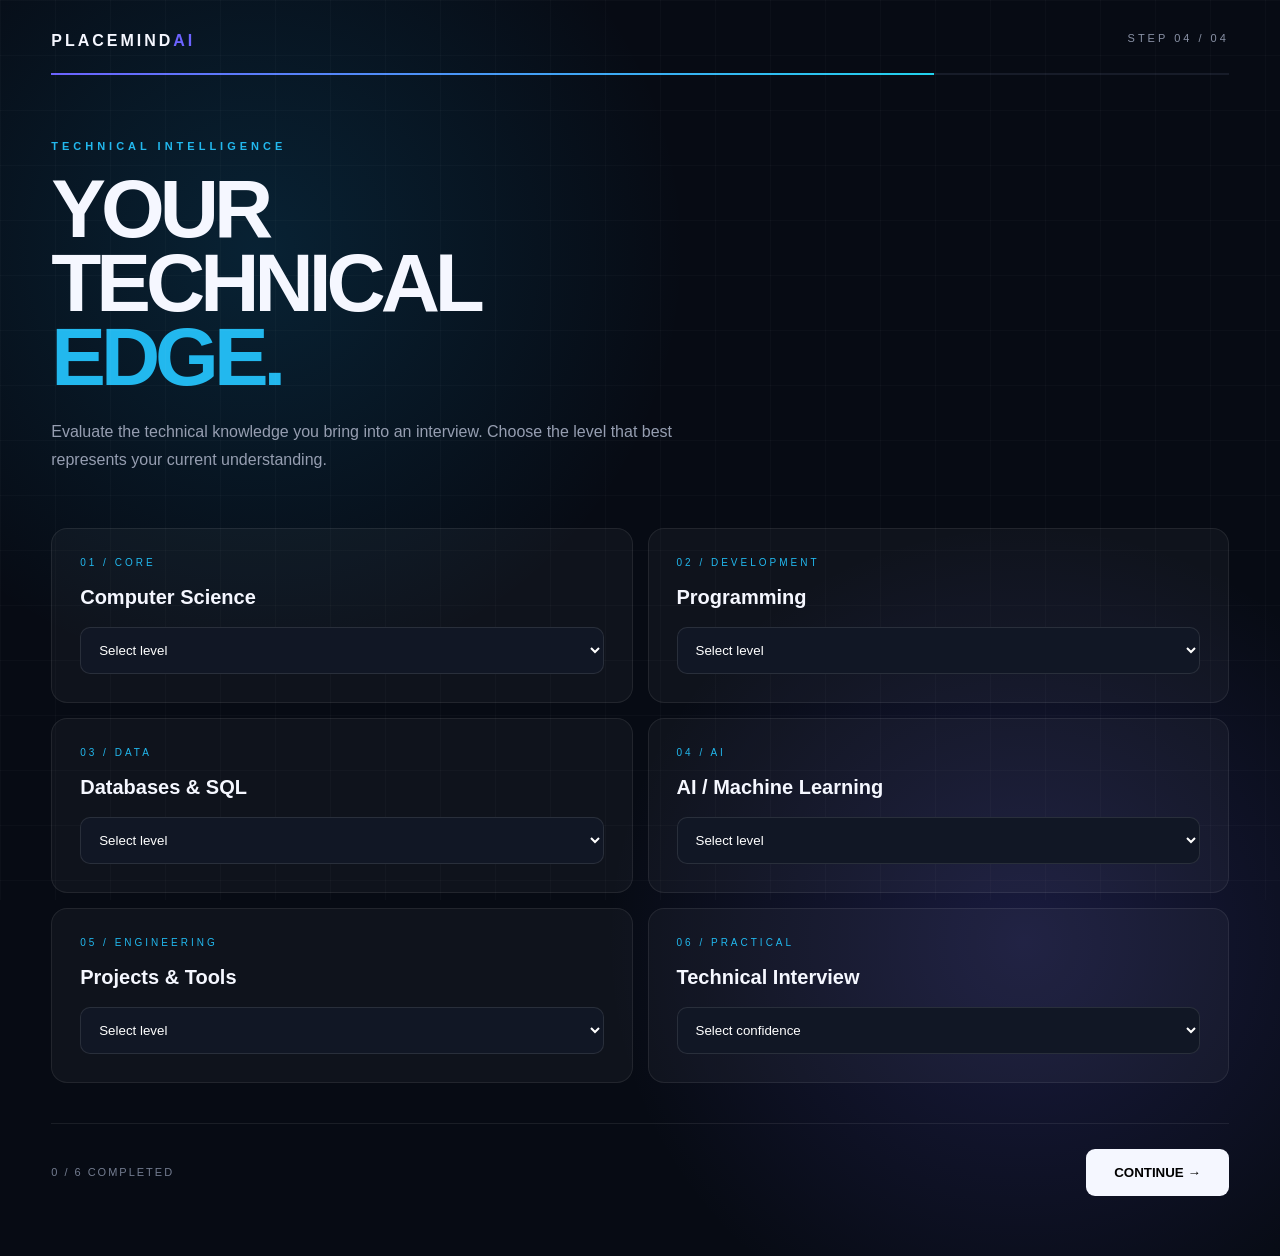
<file: technical.html>
<!DOCTYPE html>

<html lang="en">
<head>
<meta charset="UTF-8">
<meta name="viewport" content="width=device-width,initial-scale=1.0">
<title>PLACEMIND AI — Technical Profile</title>

<style>
*{box-sizing:border-box;margin:0;padding:0}
body{
font-family:Arial,Helvetica,sans-serif;color:#f5f7ff;min-height:100vh;
background:
radial-gradient(circle at 20% 20%,rgba(14,165,233,.15),transparent 30%),
radial-gradient(circle at 80% 75%,rgba(108,99,255,.18),transparent 30%),
#070b14
}
body:before{
content:"";position:fixed;inset:0;pointer-events:none;
background-image:linear-gradient(rgba(255,255,255,.025) 1px,transparent 1px),
linear-gradient(90deg,rgba(255,255,255,.025) 1px,transparent 1px);
background-size:55px 55px
}
.page{width:min(1180px,92%);margin:auto;padding:32px 0 60px}
.top{display:flex;justify-content:space-between;margin-bottom:65px}
.logo{font-weight:800;letter-spacing:3px}.logo span{color:#6c63ff}
.step{font-size:11px;letter-spacing:3px;color:#8991a5}
.progress{height:2px;background:#171c29;margin-top:-42px;margin-bottom:65px}
.fill{height:100%;width:75%;background:linear-gradient(90deg,#6c63ff,#22d3ee)}
.hero{animation:up .8s ease}
.eyebrow{color:#22b8ee;font-size:11px;letter-spacing:4px;margin-bottom:20px;font-weight:bold}
h1{font-size:clamp(48px,7vw,82px);line-height:.9;letter-spacing:-5px}
h1 span{color:#22b8ee}
.desc{color:#969eb1;max-width:650px;line-height:1.7;margin-top:25px}
.grid{display:grid;grid-template-columns:repeat(2,1fr);gap:15px;margin-top:55px;animation:up .9s .2s both}
.skill{
padding:28px;border:1px solid rgba(255,255,255,.08);
background:rgba(255,255,255,.035);border-radius:16px;
transition:.3s
}
.skill:hover{transform:translateY(-5px);border-color:rgba(34,184,238,.5)}
.number{font-size:10px;letter-spacing:3px;color:#22b8ee;margin-bottom:18px}
.skill h2{font-size:20px;margin-bottom:18px}
select{
width:100%;padding:14px;border-radius:10px;background:#111725;
border:1px solid rgba(255,255,255,.1);color:white;outline:none;cursor:pointer
}
select:focus{border-color:#22b8ee;box-shadow:0 0 15px rgba(34,184,238,.1)}
.bottom{
display:flex;justify-content:space-between;align-items:center;
margin-top:25px;padding-top:25px;border-top:1px solid rgba(255,255,255,.08);
grid-column:1/-1
}
.status{font-size:11px;letter-spacing:2px;color:#737c90}
button{
background:#f5f7ff;border:0;border-radius:9px;padding:16px 28px;
font-weight:800;cursor:pointer;transition:.3s
}
button:hover{transform:translateY(-3px)}
@keyframes up{from{opacity:0;transform:translateY(30px)}to{opacity:1;transform:none}}
@media(max-width:700px){.grid{grid-template-columns:1fr}.bottom{flex-direction:column;gap:18px;align-items:stretch}}
</style>

</head>

<body>
<div class="page">

<div class="top">
<div class="logo">PLACEMIND<span>AI</span></div>
<div class="step">STEP 04 / 04</div>
</div>

<div class="progress"><div class="fill"></div></div>

<section class="hero">
<div class="eyebrow">TECHNICAL INTELLIGENCE</div>
<h1>YOUR<br>TECHNICAL<br><span>EDGE.</span></h1>
<p class="desc">
Evaluate the technical knowledge you bring into an interview.
Choose the level that best represents your current understanding.
</p>
</section>

<div class="grid">

<div class="skill">
<div class="number">01 / CORE</div>
<h2>Computer Science</h2>
<select id="cs">
<option value="">Select level</option>
<option value="30">Basic</option>
<option value="50">Developing</option>
<option value="70">Strong</option>
<option value="90">Advanced</option>
</select>
</div>

<div class="skill">
<div class="number">02 / DEVELOPMENT</div>
<h2>Programming</h2>
<select id="programming">
<option value="">Select level</option>
<option value="30">Basic</option>
<option value="50">Developing</option>
<option value="70">Strong</option>
<option value="90">Advanced</option>
</select>
</div>

<div class="skill">
<div class="number">03 / DATA</div>
<h2>Databases & SQL</h2>
<select id="database">
<option value="">Select level</option>
<option value="30">Basic</option>
<option value="50">Developing</option>
<option value="70">Strong</option>
<option value="90">Advanced</option>
</select>
</div>

<div class="skill">
<div class="number">04 / AI</div>
<h2>AI / Machine Learning</h2>
<select id="ai">
<option value="">Select level</option>
<option value="30">Basic</option>
<option value="50">Developing</option>
<option value="70">Strong</option>
<option value="90">Advanced</option>
</select>
</div>

<div class="skill">
<div class="number">05 / ENGINEERING</div>
<h2>Projects & Tools</h2>
<select id="projects">
<option value="">Select level</option>
<option value="30">Basic</option>
<option value="50">Developing</option>
<option value="70">Strong</option>
<option value="90">Advanced</option>
</select>
</div>

<div class="skill">
<div class="number">06 / PRACTICAL</div>
<h2>Technical Interview</h2>
<select id="interview">
<option value="">Select confidence</option>
<option value="30">Low</option>
<option value="50">Moderate</option>
<option value="70">High</option>
<option value="90">Very High</option>
</select>
</div>

<div class="bottom">
<div class="status" id="status">0 / 6 COMPLETED</div>
<button onclick="next()">CONTINUE →</button>
</div>

</div>
</div>

<script>
const ids=["cs","programming","database","ai","projects","interview"];

ids.forEach(id=>{
document.getElementById(id).addEventListener("change",update);
});

function update(){
let count=ids.filter(id=>document.getElementById(id).value).length;
document.getElementById("status").innerText=count+" / 6 COMPLETED";
}

function next(){

let vals=ids.map(id=>document.getElementById(id).value);

if(vals.includes("")){
document.querySelector(".grid").animate(
[{transform:"translateX(0)"},{transform:"translateX(-6px)"},
{transform:"translateX(6px)"},{transform:"translateX(0)"}],
{duration:350});
return;
}

let score=Math.round(
vals.reduce((a,b)=>a+Number(b),0)/vals.length
);

localStorage.setItem("technicalData",
JSON.stringify({technicalScore:score}));

document.body.style.opacity="0";

setTimeout(()=>{
location.href="aptitude.html";
},350);
}
</script>

</body>
</html>
</file>
